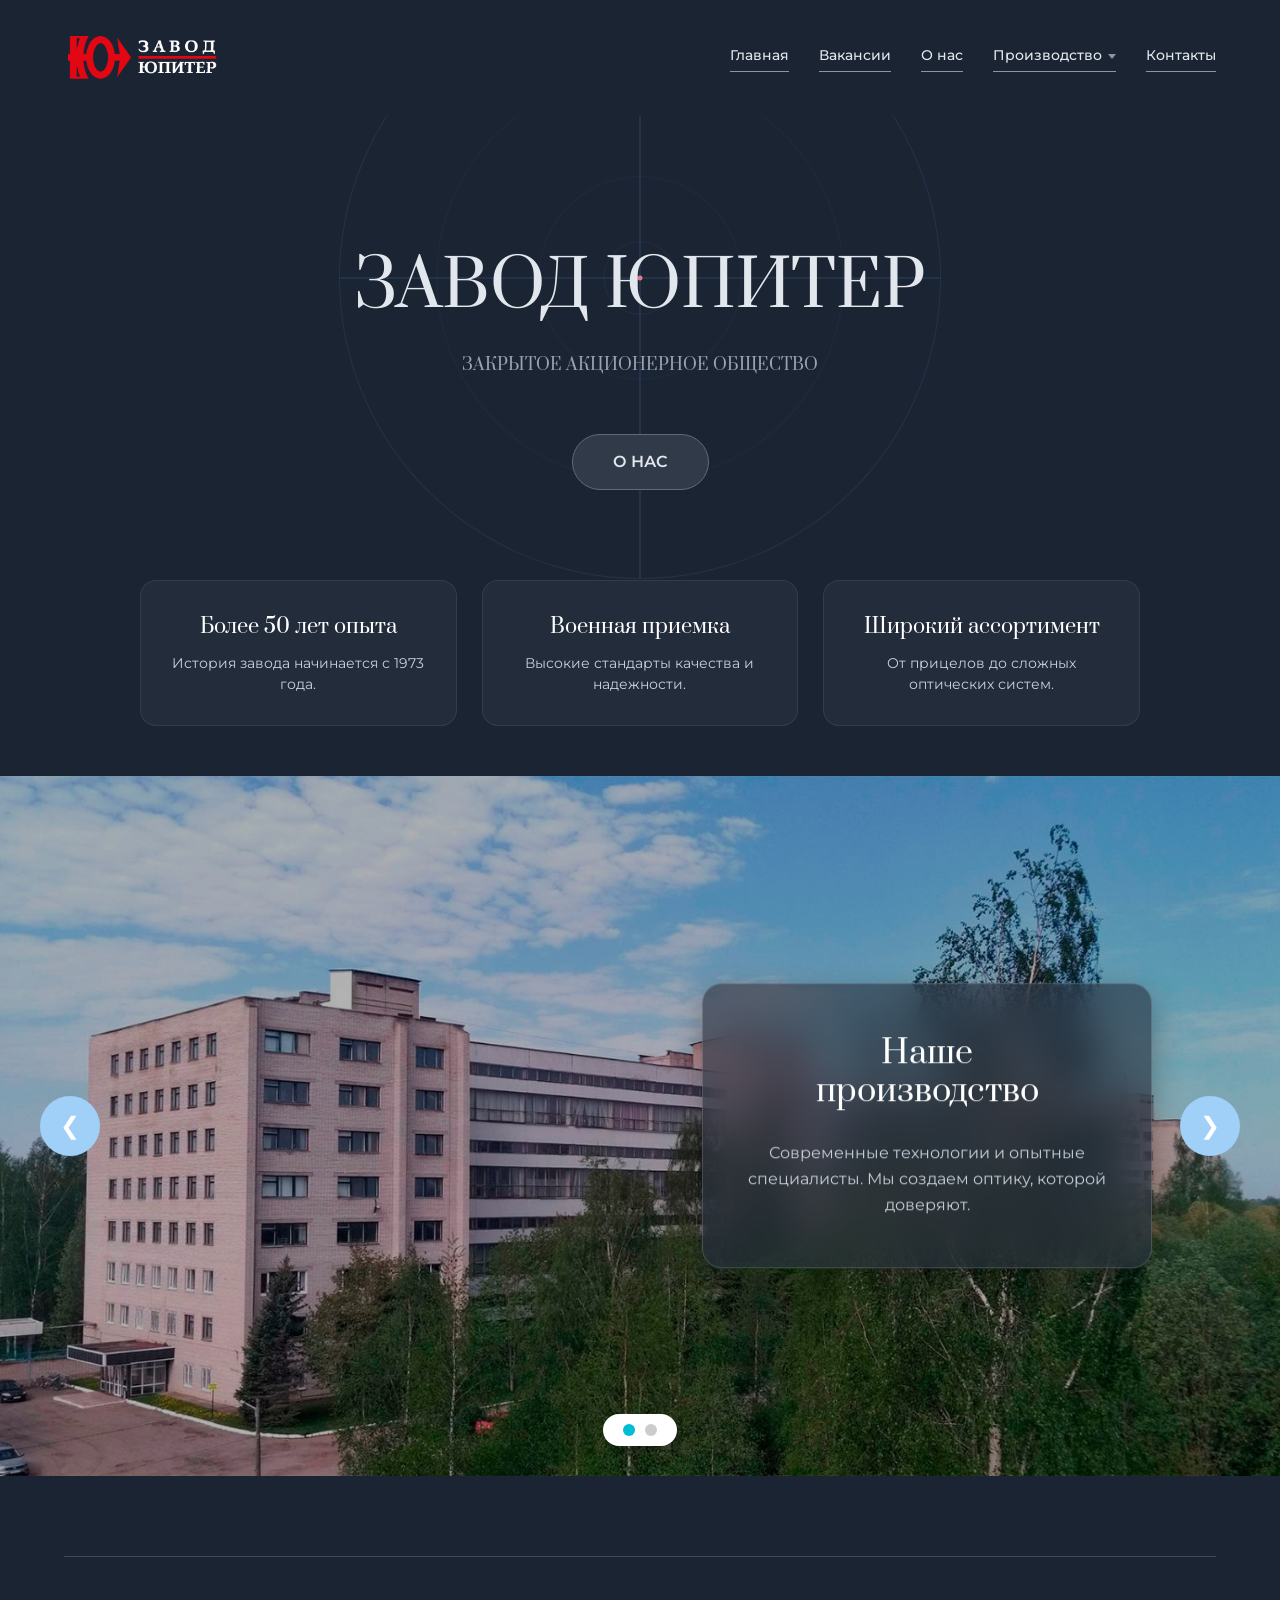
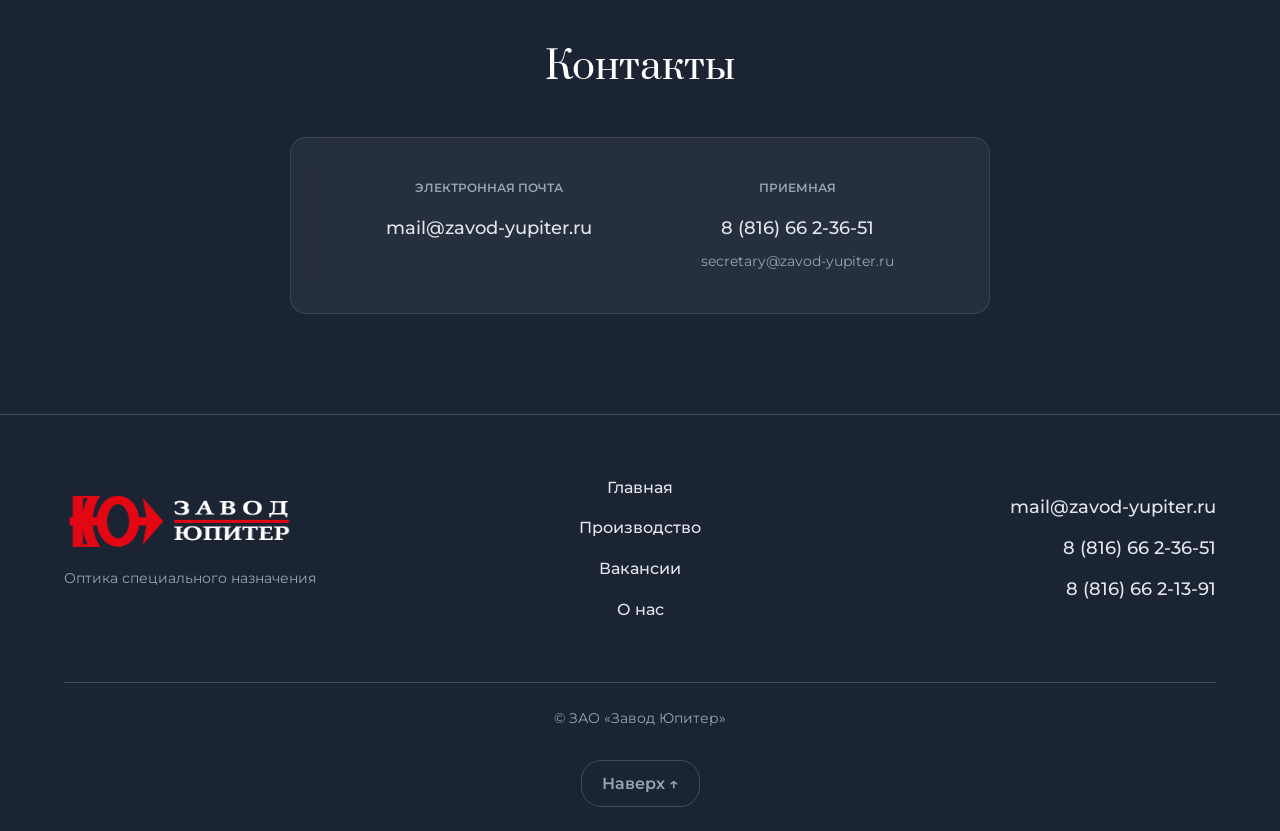
<file: index.html>
<!DOCTYPE html>
<html lang="ru">
<head>
    <meta charset="UTF-8">
    <link rel="stylesheet" href="./style.css"> <!-- Стили -->
    <meta name="viewport" content="width=device-width, initial-scale=1.0"> <!-- Адаптив -->
    <title>Завод Юпитер — оптика специального назначения</title>
    <link rel="icon" href="./img/favikon.png" type="image/png"> <!-- Иконка вкладки -->
    <link href="https://fonts.googleapis.com/css2?family=Montserrat:wght@400;500;600&family=Prata&display=swap" rel="stylesheet">
    

</head>
<body id="top">
    <!-- Холст для синих частиц на фоне -->
    <canvas id="particleCanvas"></canvas>
    
    <div class="site-wrapper">
        <!-- ШАПКА -->
        <div class="shapka">
            <a class="logo-ssylka" href="index.html"><img src="./img/logo1.png" alt="Логотип Завод Юпитер"></a>
            <div class="menu">
                <a href="index.html">Главная</a>
                <a href="pages/careers.html">Вакансии</a>
                <a href="pages/about.html">О нас</a>
                
                <!-- ВЫПАДАЮЩЕЕ МЕНЮ -->
                <div class="dropdown">
                    <a href="#" class="dropbtn" id="dropbtn">Производство</a>
                    <div class="dropdown-content" id="dropdownContent">
                        <div class="dropdown-col">
                            <p class="drop-title">Оптические приборы</p>
                            <a href="pages/optics.html">Монокуляры</a>
                            <a href="pages/optics.html">Бинокли</a>
                            <a href="pages/optics.html">Зрительные трубки</a>
                        </div>
                        <div class="dropdown-col">
                            <p class="drop-title">Прицелы и дальномеры</p>
                            <a href="pages/sights.html">Коллиматорные прицелы</a>
                            <a href="pages/sights.html">Лазерные дальномеры</a>
                            <a href="pages/sights.html">Крепления</a>
                        </div>
                        <div class="dropdown-col">
                            <p class="drop-title">Ночная оптика</p>
                            <a href="pages/nightvision.html">Приборы ночного видения</a>
                            <a href="pages/nightvision.html">Тепловизоры</a>
                        </div>
                        <div class="dropdown-col">
                            <p class="drop-title">Все категории</p>
                            <a href="pages/products.html">Перейти в производство →</a>
                        </div>
                    </div>
                </div>
                <a href="index.html#kontakty">Контакты</a>
            </div>
        </div>

        <!-- ГЛАВНЫЙ ЭКРАН -->
        <div class="pervyy-ekran">
            <p class="glavnyy-zagolovok">ЗАВОД ЮПИТЕР</p>
            <p class="podzagolovok">Закрытое акционерное общество</p>
            <a class="knopka" href="pages/about.html">О нас</a>
        </div>

        <!-- 3 КАРТОЧКИ ПРЕИМУЩЕСТВ -->
        <div class="top-scroll-block">
            <div class="scroll-item">
                <p class="scroll-title">Более 50 лет опыта</p>
                <p class="scroll-text">История завода начинается с 1973 года.</p>
            </div>
            <div class="scroll-item">
                <p class="scroll-title">Военная приемка</p>
                <p class="scroll-text">Высокие стандарты качества и надежности.</p>
            </div>
            <div class="scroll-item">
                <p class="scroll-title">Широкий ассортимент</p>
                <p class="scroll-text">От прицелов до сложных оптических систем.</p>
            </div>
        </div>

        <!-- СЛАЙДЕР -->
        <div class="slider-block" id="produkciya">
            <!-- Слайд 1: Завод -->
            <div class="slide active">
                <div class="foto-fon"><img src="./img/foto3.jpg" alt="Завод"></div>
                <div class="steklo-kartochka">
                    <p class="zagolovok-kartochki">Наше<br>производство</p>
                    <p style="margin-top: 20px; font-size: 16px; line-height: 1.6; color: #c8d1db; text-align: center; margin-bottom: 0;">Современные технологии и опытные специалисты. Мы создаем оптику, которой доверяют.</p>
                </div>
            </div>

            <!-- Слайд 2: Объектив -->
            <div class="slide">
                <div class="foto-fon"><img src="./img/foto2.png" alt="Объектив"></div>
                <div class="steklo-kartochka">
                    <p class="zagolovok-kartochki">Оптика<br>специального<br>назначения</p>
                    <a href="pages/products.html" class="slider-nav-link">Оптические приборы</a>
                    <a href="pages/products.html" class="slider-nav-link">Прицельные комплексы</a>
                    <a href="pages/products.html" class="slider-nav-link">Специальные решения</a>
                </div>
            </div>

            <button class="arrow prev" onclick="prevSlide()">&#10094;</button>
            <button class="arrow next" onclick="nextSlide()">&#10095;</button>

            <div class="dots">
                <span class="dot active" onclick="goToSlide(0)"></span>
                <span class="dot" onclick="goToSlide(1)"></span>
            </div>
        </div>

        <!-- КОНТАКТЫ -->
        <div class="kontakty" id="kontakty">
            <p class="zagolovok-sekcii">Контакты</p>
            <div class="steklo-blok">
                <div class="kontakt-kol">
                    <p class="nadzagolovok">Электронная почта</p>
                    <a class="ssylka" href="mailto:mail@zavod-yupiter.ru">mail@zavod-yupiter.ru</a>
                </div>
                <div class="kontakt-kol">
                    <p class="nadzagolovok">Приемная</p>
                    <a class="ssylka" href="tel:+781666623651">8 (816) 66 2-36-51</a>
                    <a class="ssylka-serebro" href="mailto:secretary@zavod-yupiter.ru">secretary@zavod-yupiter.ru</a>
                </div>
            </div>
        </div>

        <!-- ПОДВАЛ -->
        <div class="podval">
            <div class="podval-obolochka">
                <div class="podval-levo">
                    <img src="./img/logo1.png" alt="Завод Юпитер" class="podval-logo">
                    <p class="podval-tekst">Оптика специального назначения</p>
                </div>
                <div class="podval-menu">
                    <a href="index.html">Главная</a>
                    <a href="pages/products.html">Производство</a>
                    <a href="pages/careers.html">Вакансии</a>
                    <a href="pages/about.html">О нас</a>
                </div>
                <div class="podval-pravo">
                    <a class="podval-ssylka" href="mailto:mail@zavod-yupiter.ru">mail@zavod-yupiter.ru</a>
                    <a class="podval-ssylka" href="tel:+781666623651">8 (816) 66 2-36-51</a>
                    <a class="podval-ssylka" href="tel:+781666621391">8 (816) 66 2-13-91</a>
                </div>
            </div>
            <div class="podval-niz">
                <p>© ЗАО «Завод Юпитер»</p>
                <a href="#top" class="btn-up">Наверх ↑</a>
            </div>
        </div>
    </div>
    
    <script src="scripts/main.js"> 
    </script>

</body>
</html>
</file>
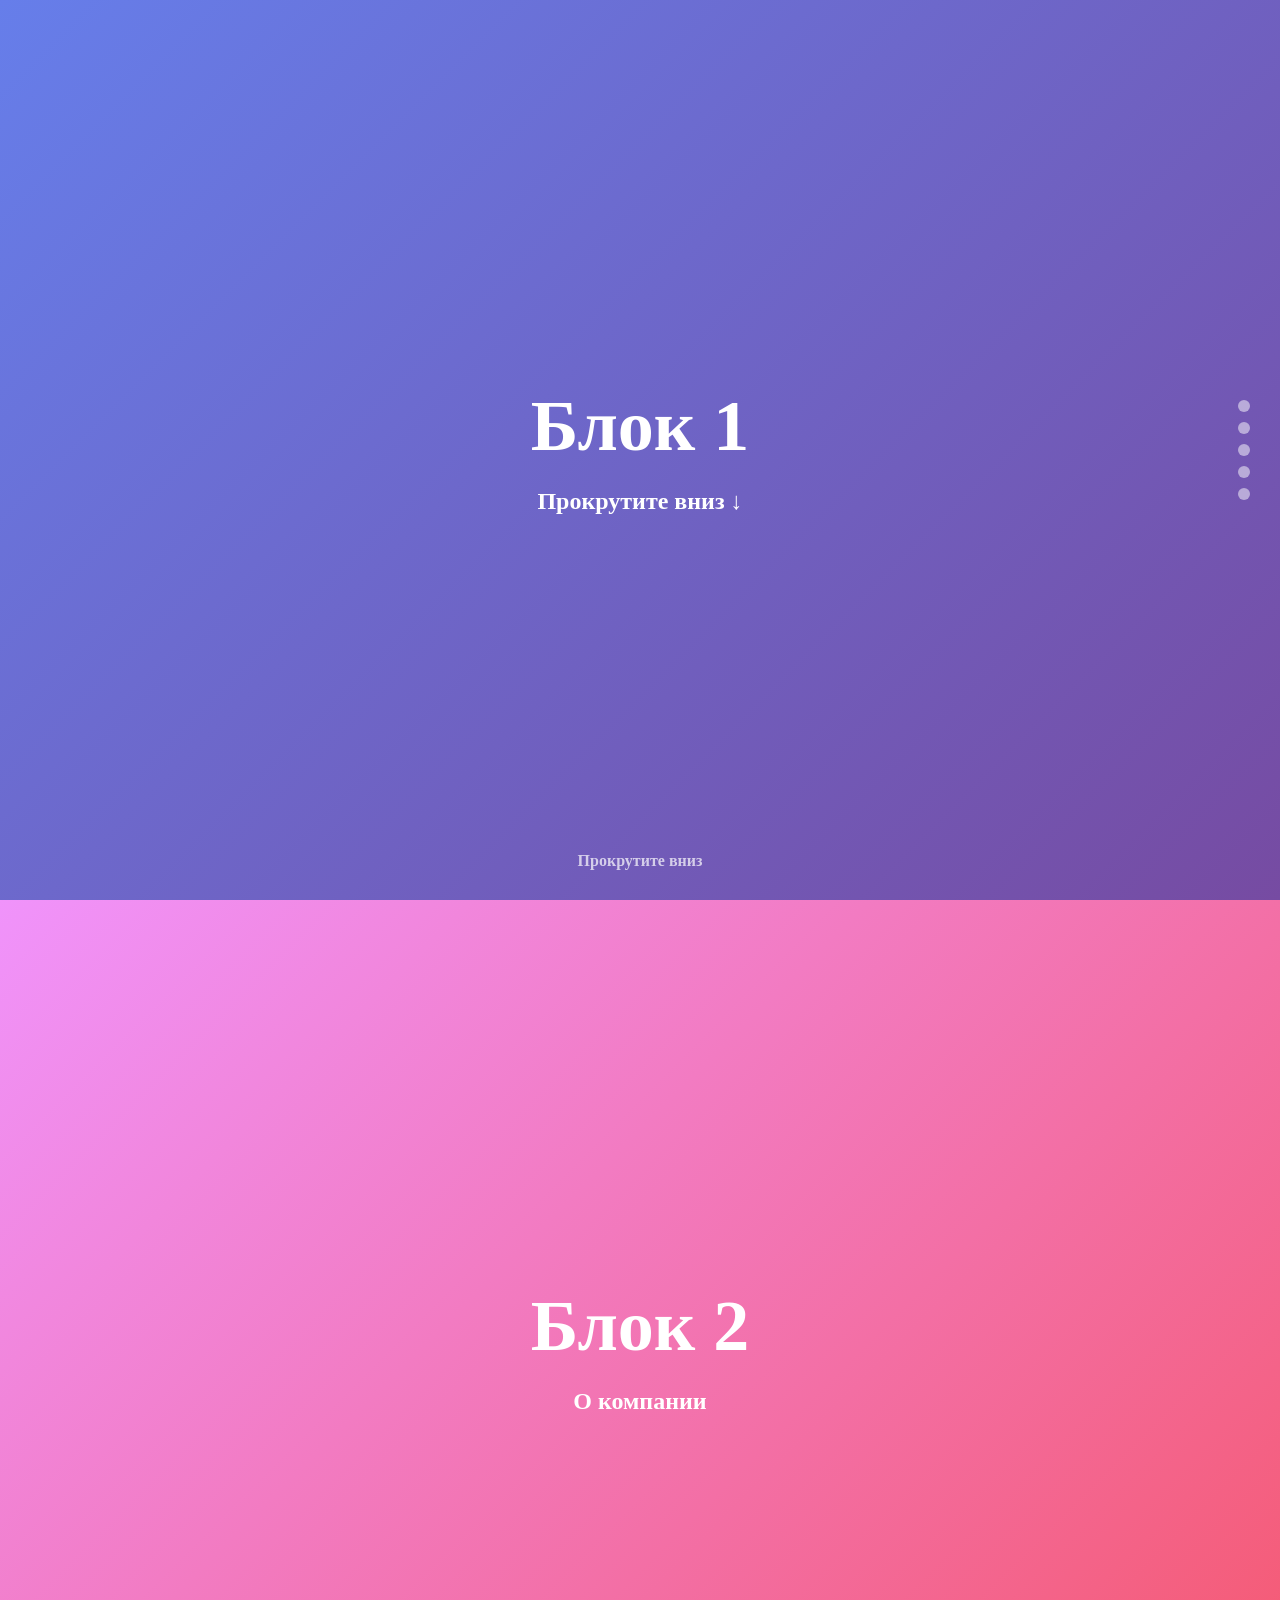
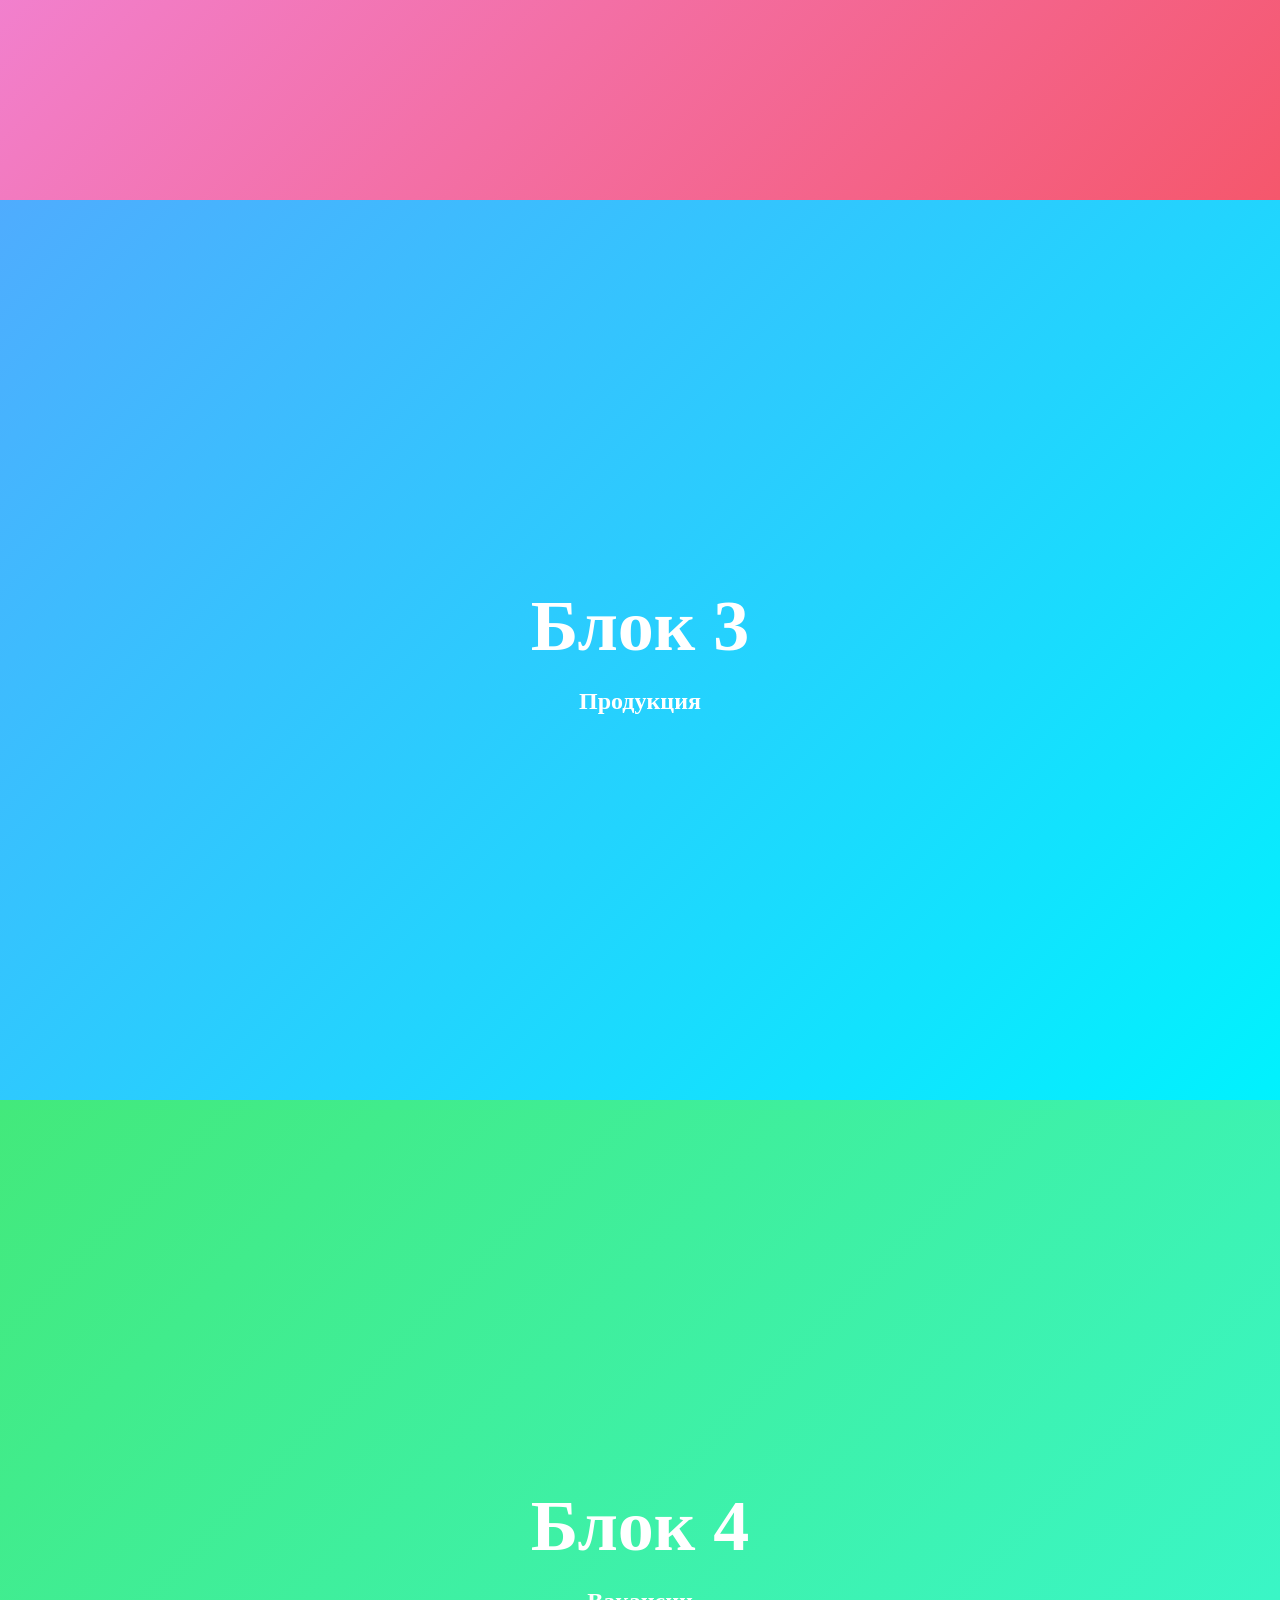
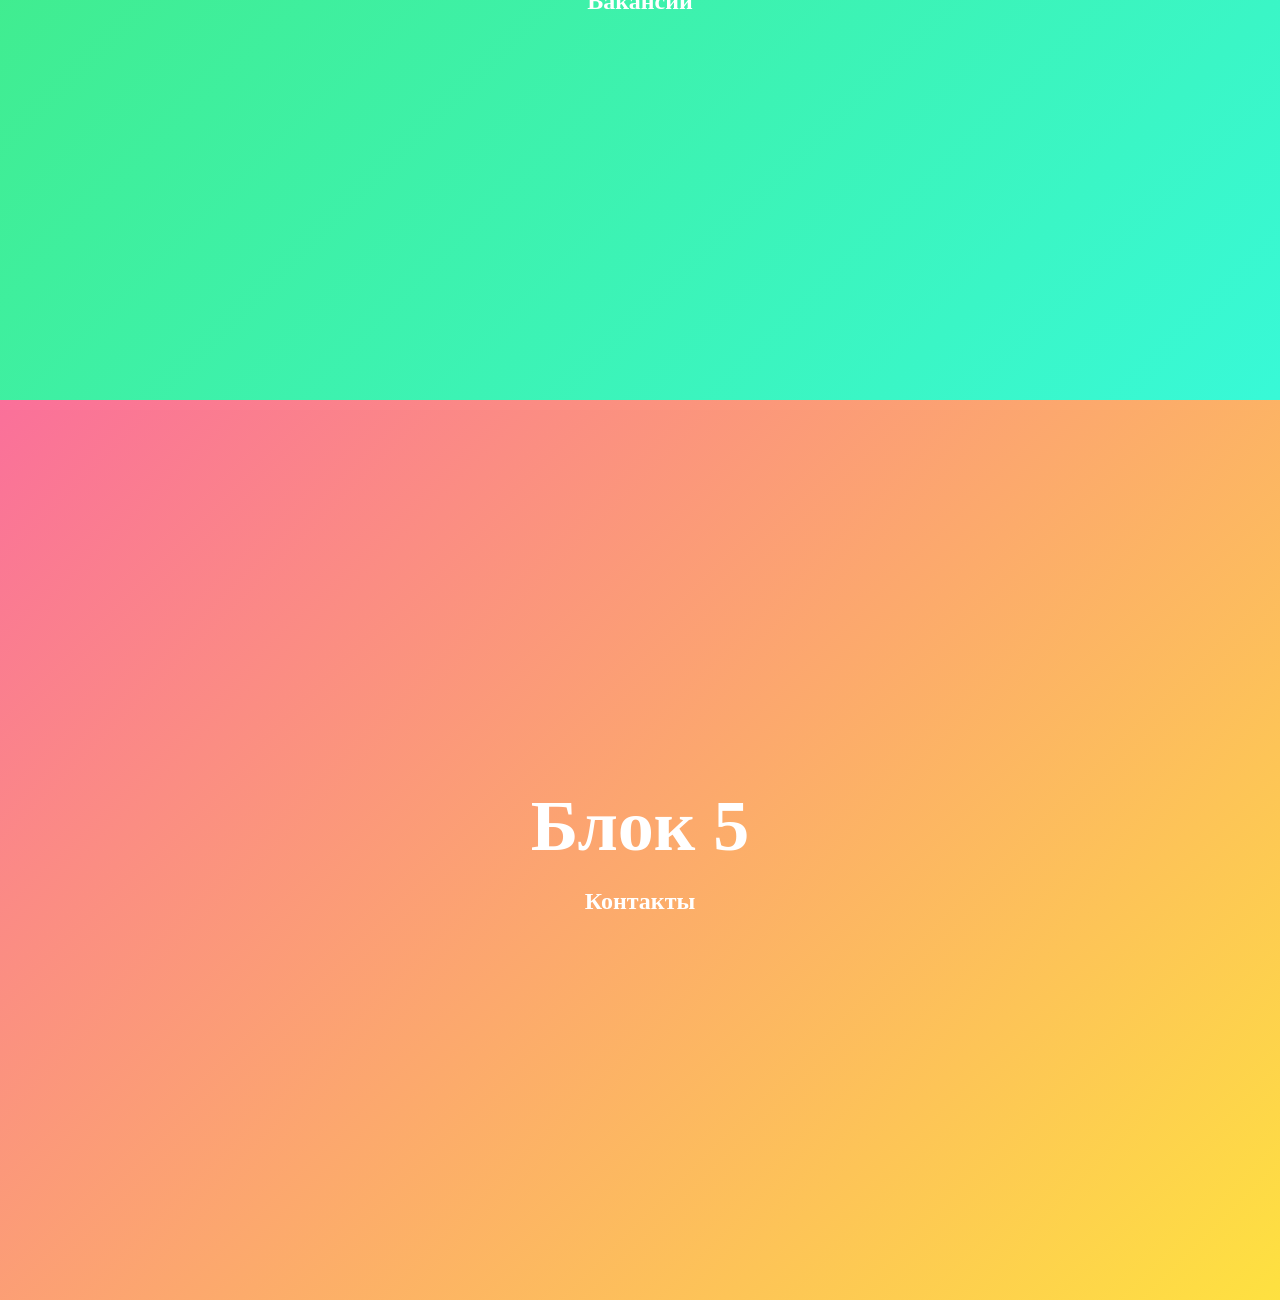
<file: section_block.html>
<!DOCTYPE html>
<html lang="ru">
<head>
    <meta charset="UTF-8">
    <meta name="viewport" content="width=device-width, initial-scale=1.0">
    <title>Прокрутка блоками (Fullpage Scroll)</title>
    
    <style>
        /* Сброс отступов */
        * {
            margin: 0;
            padding: 0;
            box-sizing: border-box;
        }

        /* ГЛАВНОЕ: Включаем snap-прокрутку для всего документа */
        html {
            scroll-snap-type: y mandatory; /* Вертикальная привязка, обязательная */
            overflow-y: scroll;
            scroll-behavior: smooth; /* Плавная прокрутка */
        }

        /* Каждый блок занимает весь экран */
        section {
            height: 100vh; /* 100% высоты экрана */
            scroll-snap-align: start; /* Привязка к началу блока */
            display: flex;
            justify-content: center;
            align-items: center;
            font-size: 3rem;
            font-weight: bold;
            color: white;
            text-align: center;
        }

        /* Цвета для разных блоков */
        .block-1 {
            background: linear-gradient(135deg, #667eea 0%, #764ba2 100%);
        }

        .block-2 {
            background: linear-gradient(135deg, #f093fb 0%, #f5576c 100%);
        }

        .block-3 {
            background: linear-gradient(135deg, #4facfe 0%, #00f2fe 100%);
        }

        .block-4 {
            background: linear-gradient(135deg, #43e97b 0%, #38f9d7 100%);
        }

        .block-5 {
            background: linear-gradient(135deg, #fa709a 0%, #fee140 100%);
        }

        /* Навигация сбоку (опционально) */
        .nav-dots {
            position: fixed;
            right: 30px;
            top: 50%;
            transform: translateY(-50%);
            z-index: 1000;
        }

        .nav-dot {
            width: 12px;
            height: 12px;
            border-radius: 50%;
            background: rgba(255, 255, 255, 0.5);
            margin: 10px 0;
            cursor: pointer;
            transition: all 0.3s;
        }

        .nav-dot:hover {
            background: white;
            transform: scale(1.3);
        }

        /* Подсказка для первого блока */
        .scroll-hint {
            position: absolute;
            bottom: 30px;
            left: 50%;
            transform: translateX(-50%);
            color: white;
            font-size: 1rem;
            opacity: 0.7;
            animation: bounce 2s infinite;
        }

        @keyframes bounce {
            0%, 20%, 50%, 80%, 100% {
                transform: translateX(-50%) translateY(0);
            }
            40% {
                transform: translateX(-50%) translateY(-10px);
            }
            60% {
                transform: translateX(-50%) translateY(-5px);
            }
        }
    </style>
</head>
<body>

    <!-- Навигация точками (опционально) -->
    <div class="nav-dots">
        <div class="nav-dot" onclick="scrollToSection(0)"></div>
        <div class="nav-dot" onclick="scrollToSection(1)"></div>
        <div class="nav-dot" onclick="scrollToSection(2)"></div>
        <div class="nav-dot" onclick="scrollToSection(3)"></div>
        <div class="nav-dot" onclick="scrollToSection(4)"></div>
    </div>

    <!-- Блок 1 -->
    <section class="block-1">
        <div>
            <h1>Блок 1</h1>
            <p style="font-size: 1.5rem; margin-top: 20px;">Прокрутите вниз ↓</p>
            <div class="scroll-hint">Прокрутите вниз</div>
        </div>
    </section>

    <!-- Блок 2 -->
    <section class="block-2">
        <div>
            <h1>Блок 2</h1>
            <p style="font-size: 1.5rem; margin-top: 20px;">О компании</p>
        </div>
    </section>

    <!-- Блок 3 -->
    <section class="block-3">
        <div>
            <h1>Блок 3</h1>
            <p style="font-size: 1.5rem; margin-top: 20px;">Продукция</p>
        </div>
    </section>

    <!-- Блок 4 -->
    <section class="block-4">
        <div>
            <h1>Блок 4</h1>
            <p style="font-size: 1.5rem; margin-top: 20px;">Вакансии</p>
        </div>
    </section>

    <!-- Блок 5 -->
    <section class="block-5">
        <div>
            <h1>Блок 5</h1>
            <p style="font-size: 1.5rem; margin-top: 20px;">Контакты</p>
        </div>
    </section>

    <script src="scripts/section_block.js"></script>

</body>
</html>
</file>
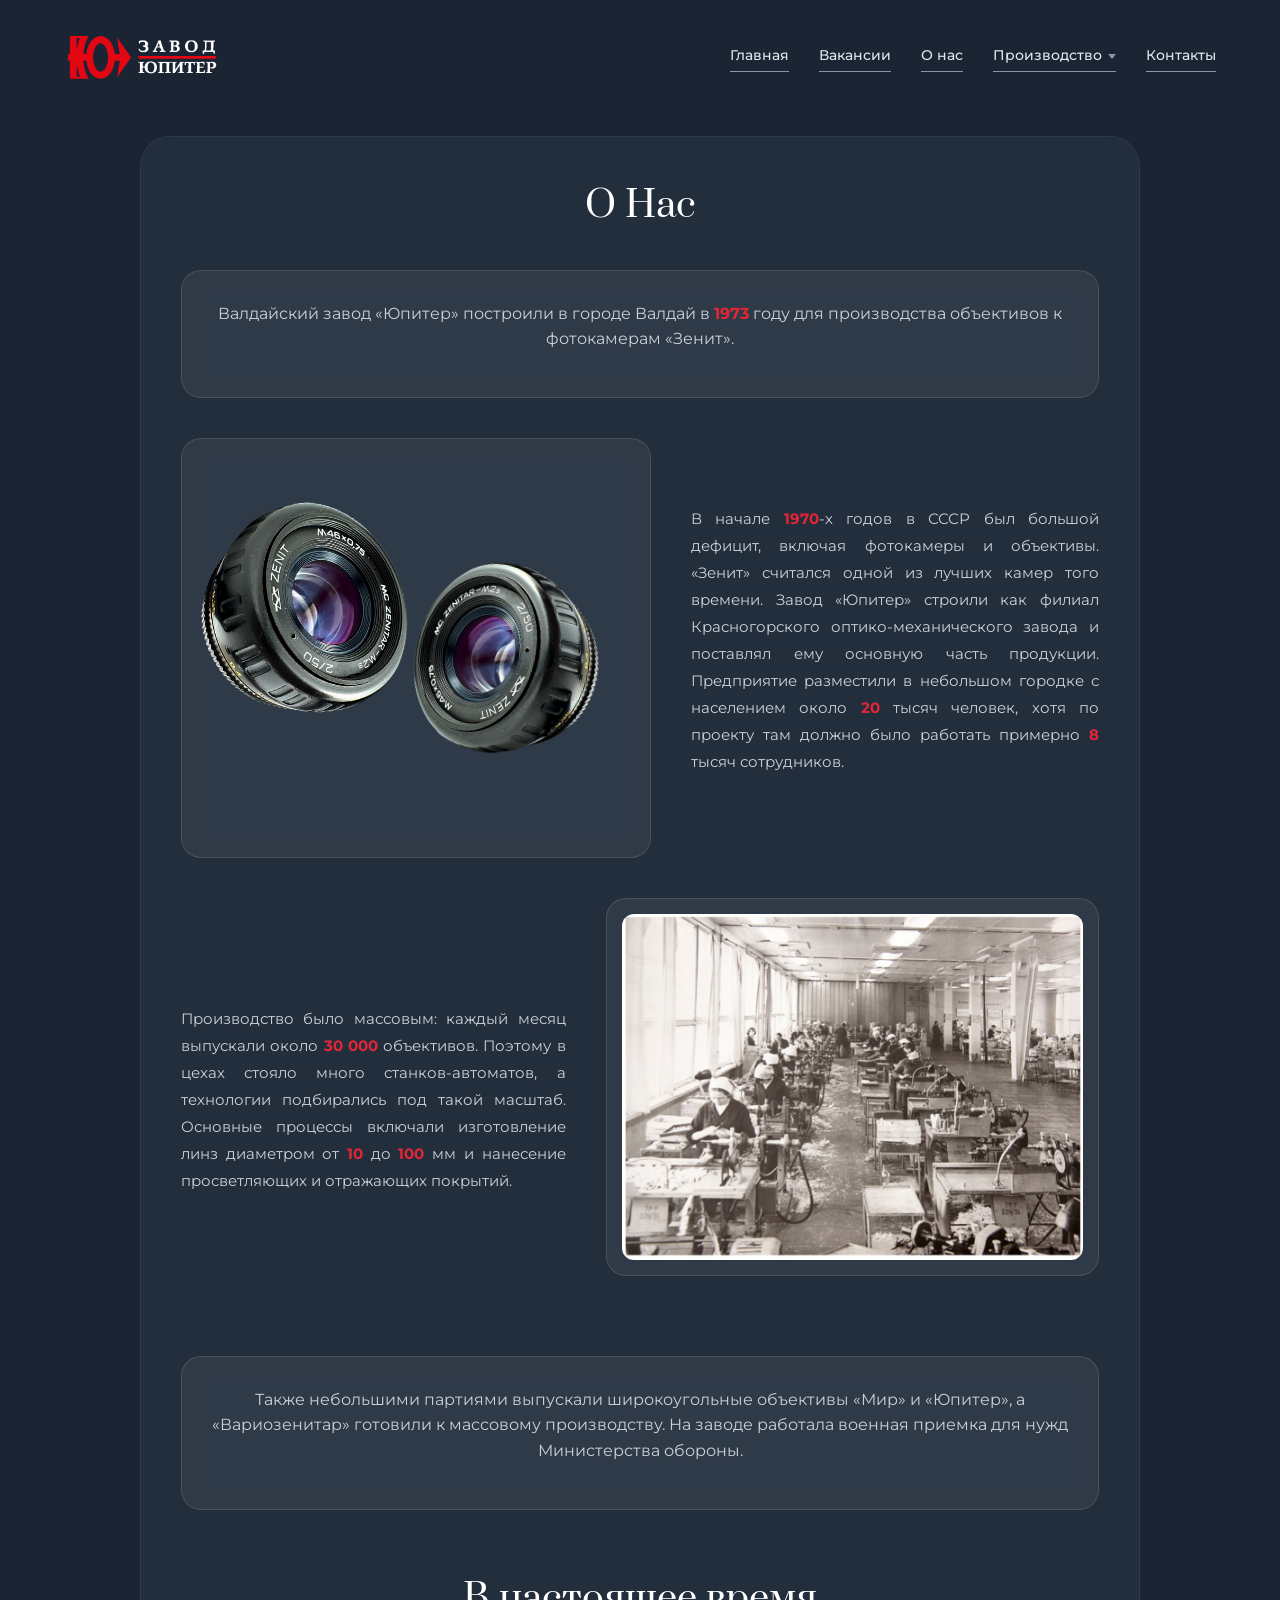
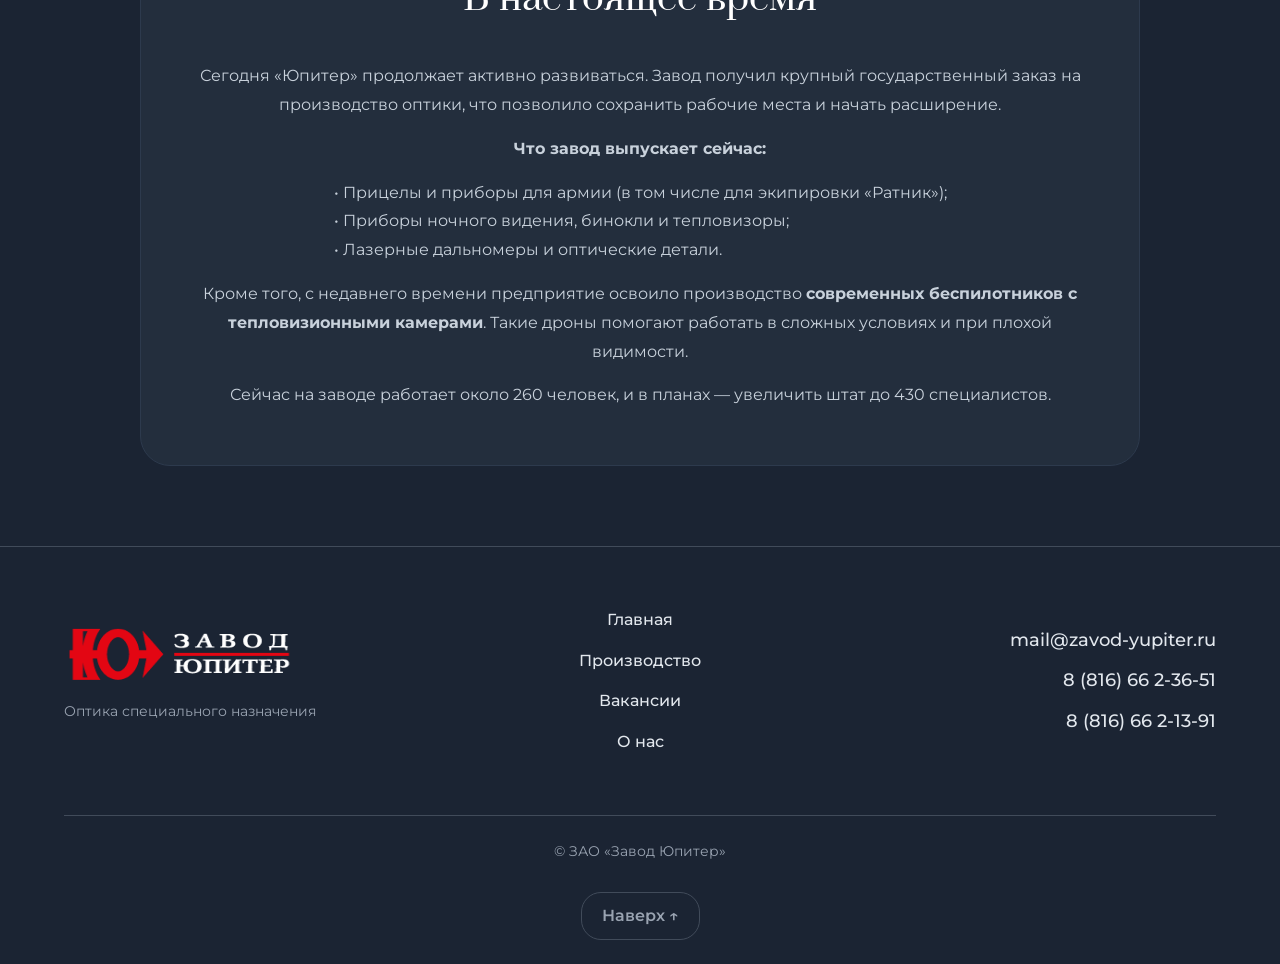
<file: pages/about.html>
<!DOCTYPE html>
<html lang="ru">
<head>
    <meta charset="UTF-8">
    <link rel="stylesheet" href="../style.css">
    <meta name="viewport" content="width=device-width, initial-scale=1.0">
    <title>О предприятии — Завод Юпитер</title>
    <link rel="icon" href="../img/favikon.png" type="image/png">
    <link href="https://fonts.googleapis.com/css2?family=Montserrat:wght@400;500;600&family=Prata&display=swap" rel="stylesheet">
</head>
<body id="top">
    
    <canvas id="particleCanvas"></canvas>
    <div class="site-wrapper">
        
        <!-- ШАПКА (такая же как на всех страницах) -->
        <div class="shapka">
            <a class="logo-ssylka" href="../index.html"><img src="../img/logo1.png" alt="Логотип"></a>
            <div class="menu">
                <a href="../index.html">Главная</a>
                <a href="careers.html">Вакансии</a>
                <a href="about.html">О нас</a>
                <div class="dropdown">
                    <a href="#" class="dropbtn" id="dropbtn">Производство</a>
                    <div class="dropdown-content" id="dropdownContent">
                        <div class="dropdown-col">
                            <p class="drop-title">Оптические приборы</p>
                            <a href="optics.html">Монокуляры</a>
                            <a href="optics.html">Бинокли</a>
                            <a href="optics.html">Зрительные трубки</a>
                        </div>
                        <div class="dropdown-col">
                            <p class="drop-title">Прицелы и дальномеры</p>
                            <a href="sights.html">Коллиматорные прицелы</a>
                            <a href="sights.html">Лазерные дальномеры</a>
                            <a href="sights.html">Крепления</a>
                        </div>
                        <div class="dropdown-col">
                            <p class="drop-title">Ночная оптика</p>
                            <a href="nightvision.html">Приборы ночного видения</a>
                            <a href="nightvision.html">Тепловизоры</a>
                        </div>
                        <div class="dropdown-col">
                            <p class="drop-title">Все категории</p>
                            <a href="products.html">Перейти в производство →</a>
                        </div>
                    </div>
                </div>
                <a href="../index.html#kontakty">Контакты</a>
            </div>
        </div>

        <!-- КОНТЕНТ СТРАНИЦЫ О НАС -->
        <div class="about-wrapper">
            <p class="section-title">О Нас</p>

            <!-- Вводный текст -->
            <div class="glass-box center-text">
                <p>Валдайский завод «Юпитер» построили в городе Валдай в <span class="red">1973</span> году для производства объективов к фотокамерам «Зенит».</p>
            </div>

            <!-- Блок с двумя объективами и текстом -->
            <div class="row">
                <div class="glass-box col-photo">
                    <img src="../img/obektiv.png" alt="Объектив" class="obj-left">
                    <img src="../img/obektiv2.png" alt="Объектив" class="obj-right">
                </div>
                <div class="col-text">
                    <p>В начале <span class="red">1970</span>-х годов в СССР был большой дефицит, включая фотокамеры и объективы. «Зенит» считался одной из лучших камер того времени. Завод «Юпитер» строили как филиал Красногорского оптико-механического завода и поставлял ему основную часть продукции. Предприятие разместили в небольшом городке с населением около <span class="red">20</span> тысяч человек, хотя по проекту там должно было работать примерно <span class="red">8</span> тысяч сотрудников.</p>
                </div>
            </div>

            <!-- Блок с текстом и фото цеха -->
            <div class="row">
                <div class="col-text">
                    <p>Производство было массовым: каждый месяц выпускали около <span class="red">30 000</span> объективов. Поэтому в цехах стояло много станков-автоматов, а технологии подбирались под такой масштаб. Основные процессы включали изготовление линз диаметром от <span class="red">10</span> до <span class="red">100</span> мм и нанесение просветляющих и отражающих покрытий.</p>
                </div>
                <div class="glass-box people-box">
                    <img src="../img/people.png" alt="Цех завода">
                </div>
            </div>

            <!-- Текст про военную приемку -->
            <div class="glass-box center-text">
                <p>Также небольшими партиями выпускали широкоугольные объективы «Мир» и «Юпитер», а «Вариозенитар» готовили к массовому производству. На заводе работала военная приемка для нужд Министерства обороны.</p>
            </div>

            <!-- Заголовок и текст про настоящее время -->
            <p class="section-title" style="margin-top: 60px;">В настоящее время</p>

            <div class="center-text" style="line-height: 1.8;">
                <p>Сегодня «Юпитер» продолжает активно развиваться. Завод получил крупный государственный заказ на производство оптики, что позволило сохранить рабочие места и начать расширение.</p>
                
                <p><strong>Что завод выпускает сейчас:</strong></p>
                <p style="text-align: left; display: inline-block; margin: 0 auto 15px;">
                    • Прицелы и приборы для армии (в том числе для экипировки «Ратник»);<br>
                    • Приборы ночного видения, бинокли и тепловизоры;<br>
                    • Лазерные дальномеры и оптические детали.
                </p>
                
                <p>Кроме того, с недавнего времени предприятие освоило производство <strong>современных беспилотников с тепловизионными камерами</strong>. Такие дроны помогают работать в сложных условиях и при плохой видимости.</p>

                <p>Сейчас на заводе работает около 260 человек, и в планах — увеличить штат до 430 специалистов.</p>
            </div>
        </div>

        <!-- ПОДВАЛ -->
        <div class="podval">
            <div class="podval-obolochka">
                <div class="podval-levo">
                    <img src="../img/logo1.png" alt="Завод Юпитер" class="podval-logo">
                    <p class="podval-tekst">Оптика специального назначения</p>
                </div>
                <div class="podval-menu">
                    <a href="../index.html">Главная</a>
                    <a href="products.html">Производство</a>
                    <a href="careers.html">Вакансии</a>
                    <a href="about.html">О нас</a>
                </div>
                <div class="podval-pravo">
                    <a class="podval-ssylka" href="mailto:mail@zavod-yupiter.ru">mail@zavod-yupiter.ru</a>
                    <a class="podval-ssylka" href="tel:+781666623651">8 (816) 66 2-36-51</a>
                    <a class="podval-ssylka" href="tel:+781666621391">8 (816) 66 2-13-91</a>
                </div>
            </div>
            <div class="podval-niz">
                <p>© ЗАО «Завод Юпитер»</p>
                <a href="#top" class="btn-up">Наверх ↑</a>
            </div>
        </div>
    </div>

    <script src="../scripts/about.js"></script>
</body>
</html>
</file>
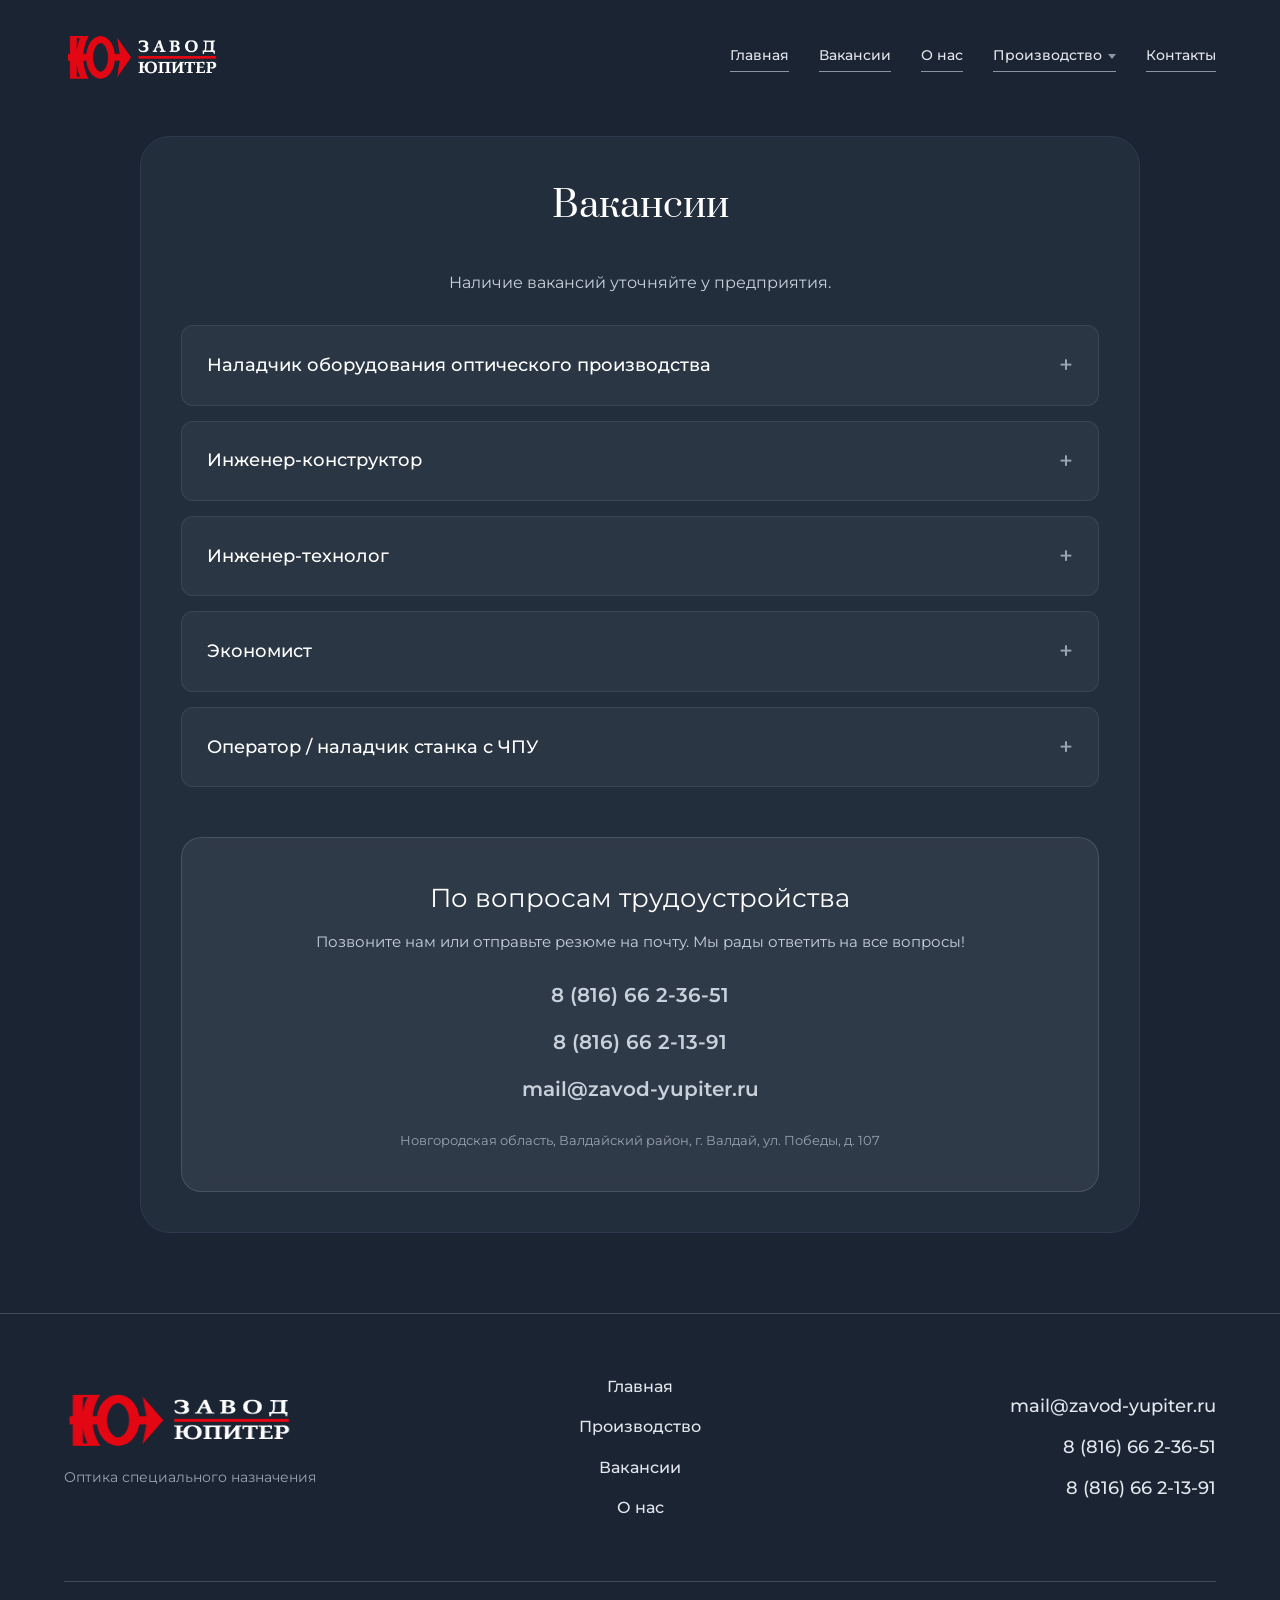
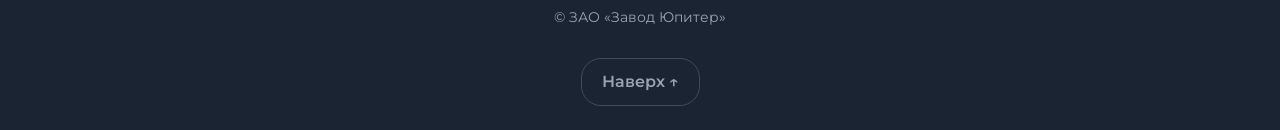
<file: pages/careers.html>
<!DOCTYPE html>
<html lang="ru">
<head>
    <meta charset="UTF-8">
    <link rel="stylesheet" href="../style.css">
    <meta name="viewport" content="width=device-width, initial-scale=1.0">
    <title>Вакансии — Завод Юпитер</title>
    <link rel="icon" href="../img/favikon.png" type="image/png">
    <link href="https://fonts.googleapis.com/css2?family=Montserrat:wght@400;500;600&family=Prata&display=swap" rel="stylesheet">
    <style>
        /* Дополнительный стиль для блока контактов на этой странице */
        .contact-card { display: flex; flex-direction: column; gap: 15px; align-items: center; margin-top: 20px; }
        .contact-card .ssylka { font-size: 20px; font-weight: 600; }
        .contact-card .ssylka:hover { color: #f17882; }
    </style>
</head>
<body id="top">
    
    <canvas id="particleCanvas"></canvas>
    <div class="site-wrapper">
        
        <!-- ШАПКА -->
        <div class="shapka">
            <a class="logo-ssylka" href="../index.html"><img src="../img/logo1.png" alt="Логотип"></a>
            <div class="menu">
                <a href="../index.html">Главная</a>
                <a href="careers.html">Вакансии</a>
                <a href="about.html">О нас</a>
                <div class="dropdown">
                    <a href="#" class="dropbtn" id="dropbtn">Производство</a>
                    <div class="dropdown-content" id="dropdownContent">
                        <div class="dropdown-col">
                            <p class="drop-title">Оптические приборы</p>
                            <a href="optics.html">Монокуляры</a>
                            <a href="optics.html">Бинокли</a>
                            <a href="optics.html">Зрительные трубки</a>
                        </div>
                        <div class="dropdown-col">
                            <p class="drop-title">Прицелы и дальномеры</p>
                            <a href="sights.html">Коллиматорные прицелы</a>
                            <a href="sights.html">Лазерные дальномеры</a>
                            <a href="sights.html">Крепления</a>
                        </div>
                        <div class="dropdown-col">
                            <p class="drop-title">Ночная оптика</p>
                            <a href="nightvision.html">Приборы ночного видения</a>
                            <a href="nightvision.html">Тепловизоры</a>
                        </div>
                        <div class="dropdown-col">
                            <p class="drop-title">Все категории</p>
                            <a href="products.html">Перейти в производство →</a>
                        </div>
                    </div>
                </div>
                <a href="../index.html#kontakty">Контакты</a>
            </div>
        </div>

        <!-- ОСНОВНОЙ КОНТЕНТ -->
        <div class="about-wrapper">
            <p class="section-title">Вакансии</p>
            <p class="center-text" style="margin-bottom: 30px;">Наличие вакансий уточняйте у предприятия.</p>

            <!-- СПИСОК ВАКАНСИЙ (АККОРДЕОН) -->
            <div class="vacancy-list">
                <details class="vacancy-item">
                    <summary class="vacancy-title">Наладчик оборудования оптического производства<span class="plus">+</span></summary>
                    <div class="vacancy-content">
                        <p><strong>Зарплата:</strong> от 50000 (60 000 руб.)</p>
                        <p><strong>Адрес:</strong> Новгородская область, Валдайский район, г Валдай, Победы улица, дом: 107</p>
                        <p><strong>Требования:</strong> Требования не предъявляются, Опыт: 1 лет</p>
                        <p><strong>Обязанности:</strong> Настройка и регулировка технологического оборудования. Сборка печей, чистка вакуумных насосов. Контроль износа деталей и их замена.</p>
                    </div>
                </details>

                <details class="vacancy-item">
                    <summary class="vacancy-title">Инженер-конструктор<span class="plus">+</span></summary>
                    <div class="vacancy-content">
                        <p><strong>Зарплата:</strong> от 50000 (60 000 руб.)</p>
                        <p><strong>Адрес:</strong> Новгородская область, Валдайский район, г Валдай, Победы улица, дом: 107</p>
                        <p><strong>Требования:</strong> Высшее образование — бакалавриат, Опыт: 5 лет</p>
                        <p><strong>Обязанности:</strong> Выполнение проектно-конструкторских работ. Создание эскизных и рабочих чертежей технологического оснащения.</p>
                    </div>
                </details>

                <details class="vacancy-item">
                    <summary class="vacancy-title">Инженер-технолог<span class="plus">+</span></summary>
                    <div class="vacancy-content">
                        <p><strong>Зарплата:</strong> от 50000 (60 000 руб.)</p>
                        <p><strong>Адрес:</strong> Новгородская область, Валдайский район, г Валдай, Победы улица, дом: 107</p>
                        <p><strong>Требования:</strong> Высшее образование — бакалавриат, Опыт: 1 лет</p>
                        <p><strong>Обязанности:</strong> Разработка и внедрение технологических процессов и видов оборудования.</p>
                    </div>
                </details>

                <details class="vacancy-item">
                    <summary class="vacancy-title">Экономист<span class="plus">+</span></summary>
                    <div class="vacancy-content">
                        <p><strong>Зарплата:</strong> от 50000 (60 000 руб.)</p>
                        <p><strong>Адрес:</strong> Новгородская область, Валдайский район, г Валдай, Победы улица, дом: 107</p>
                        <p><strong>Требования:</strong> Высшее образование — бакалавриат, Опыт: 1 лет</p>
                        <p><strong>Обязанности:</strong> Ведение оперативного учета и статистической отчетности по выпуску продукции.</p>
                    </div>
                </details>

                <details class="vacancy-item">
                    <summary class="vacancy-title">Оператор / наладчик станка с ЧПУ<span class="plus">+</span></summary>
                    <div class="vacancy-content">
                        <p><strong>Зарплата:</strong> от 50000 (60 000 руб.)</p>
                        <p><strong>Адрес:</strong> Новгородская область, Валдайский район, г Валдай, Победы улица, дом: 107</p>
                        <p><strong>Требования:</strong> Среднее профессиональное образование, Опыт: 1 лет</p>
                        <p><strong>Обязанности:</strong> Знание устройства и принципиальных схем станков с ЧПУ. Корректировка режимов резания.</p>
                    </div>
                </details>
            </div>

            <!-- БЛОК КОНТАКТОВ ДЛЯ СВЯЗИ -->
            <div class="glass-box center-text" style="margin-top: 50px; margin-bottom: 0; padding: 40px 30px;">
                <p class="title-small" style="font-size: 26px; margin-bottom: 10px; color: #fff;">По вопросам трудоустройства</p>
                <p style="font-size: 15px; color: #c8d1db; margin-bottom: 25px;">Позвоните нам или отправьте резюме на почту. Мы рады ответить на все вопросы!</p>
                
                <div class="contact-card">
                    <a href="tel:+781666623651" class="ssylka">8 (816) 66 2-36-51</a>
                    <a href="tel:+781666621391" class="ssylka">8 (816) 66 2-13-91</a>
                    <a href="mailto:mail@zavod-yupiter.ru" class="ssylka">mail@zavod-yupiter.ru</a>
                </div>
                
                <p style="font-size: 13px; color: #99a3b1; margin-top: 25px; margin-bottom: 0;">Новгородская область, Валдайский район, г. Валдай, ул. Победы, д. 107</p>
            </div>
        </div>

        <!-- ПОДВАЛ -->
        <div class="podval">
            <div class="podval-obolochka">
                <div class="podval-levo">
                    <img src="../img/logo1.png" alt="Завод Юпитер" class="podval-logo">
                    <p class="podval-tekst">Оптика специального назначения</p>
                </div>
                <div class="podval-menu">
                    <a href="../index.html">Главная</a>
                    <a href="products.html">Производство</a>
                    <a href="careers.html">Вакансии</a>
                    <a href="about.html">О нас</a>
                </div>
                <div class="podval-pravo">
                    <a class="podval-ssylka" href="mailto:mail@zavod-yupiter.ru">mail@zavod-yupiter.ru</a>
                    <a class="podval-ssylka" href="tel:+781666623651">8 (816) 66 2-36-51</a>
                    <a class="podval-ssylka" href="tel:+781666621391">8 (816) 66 2-13-91</a>
                </div>
            </div>
            <div class="podval-niz">
                <p>© ЗАО «Завод Юпитер»</p>
                <a href="#top" class="btn-up">Наверх ↑</a>
            </div>
        </div>
    </div>

    <script src="../scripts/careers.js"></script>
</body>
</html>
</file>
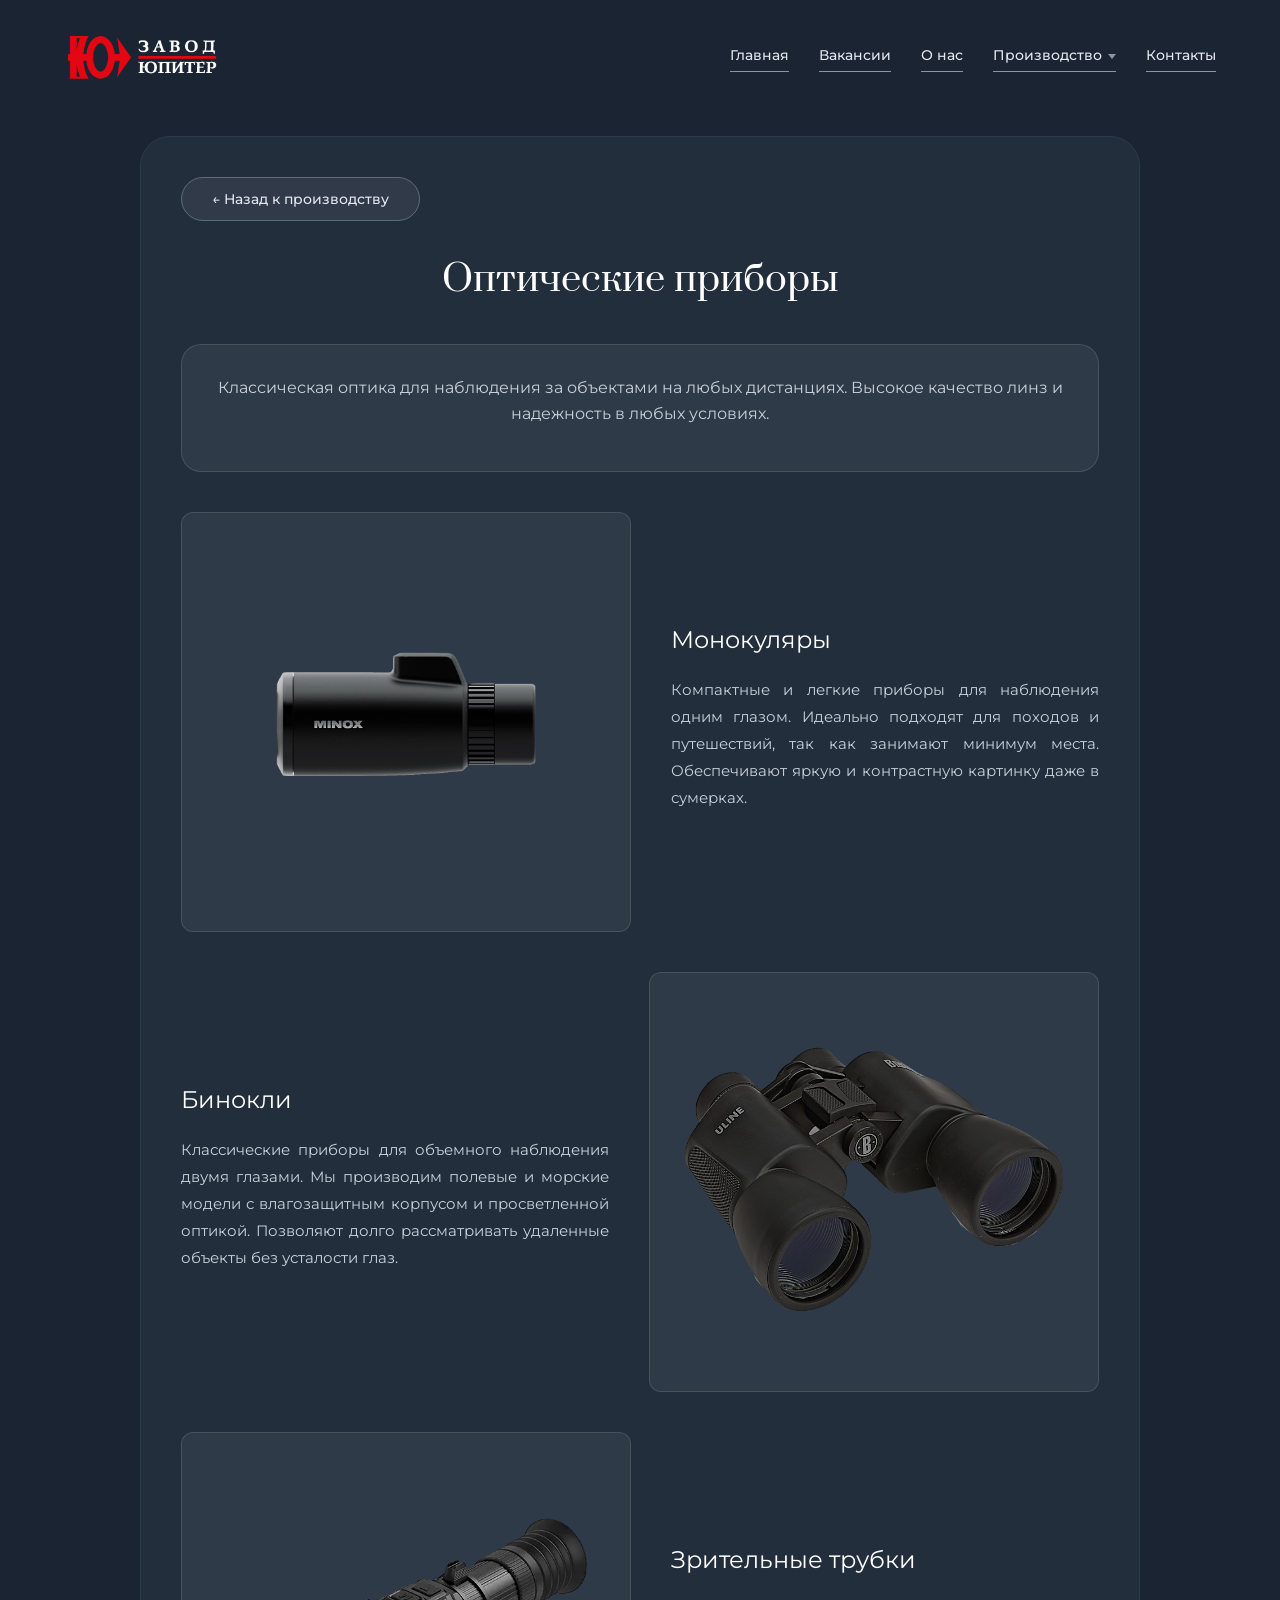
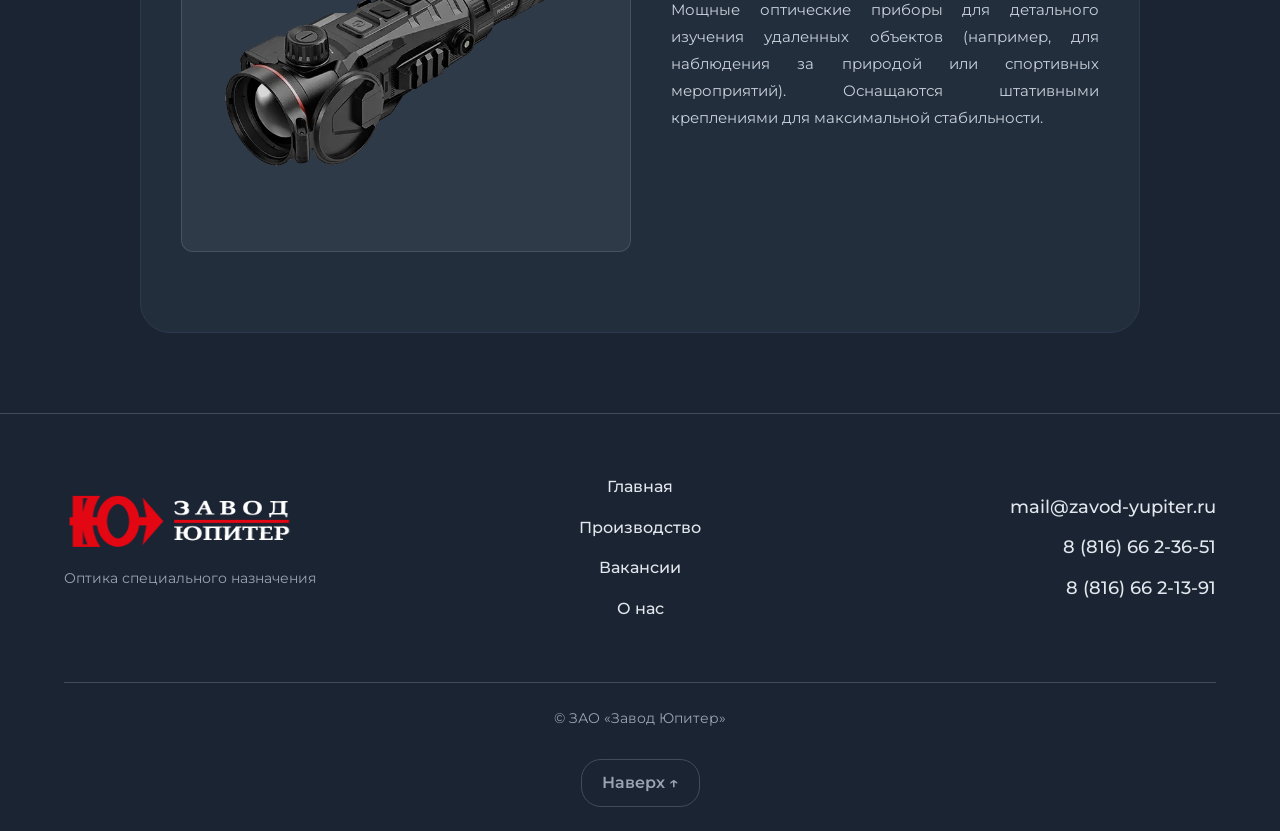
<file: pages/optics.html>
<!DOCTYPE html>
<html lang="ru">
<head>
    <meta charset="UTF-8">
    <link rel="stylesheet" href="../style.css">
    <meta name="viewport" content="width=device-width, initial-scale=1.0">
    <title>Оптические приборы — Завод Юпитер</title>
    <link rel="icon" href="../img/favikon.png" type="image/png">
    <link href="https://fonts.googleapis.com/css2?family=Montserrat:wght@400;500;600&family=Prata&display=swap" rel="stylesheet">
    <style>
        /* === Стили для ровных картинок === */
        .col-photo { display: flex; align-items: center; justify-content: center; width: 100%; overflow: hidden; border-radius: 12px; }
        .product-img { width: 100%; height: 350px; object-fit: cover; border-radius: 12px; display: block; margin: 0 auto; filter: brightness(0.85); }
        .img-distance { width: 95% !important; height: auto !important; max-height: 340px; object-fit: contain !important; padding: 5px; margin: 0 auto; }
        .img-dark { filter: brightness(0.6); } /* Затемнение для бинокля */
    </style>
</head>
<body id="top">
    

    <canvas id="particleCanvas"></canvas>
    <div class="site-wrapper">
        
        <!-- ШАПКА -->
        <div class="shapka">
            <a class="logo-ssylka" href="../index.html"><img src="../img/logo1.png" alt="Логотип"></a>
            <div class="menu">
                <a href="../index.html">Главная</a>
                <a href="careers.html">Вакансии</a>
                <a href="about.html">О нас</a>
                <div class="dropdown">
                    <a href="#" class="dropbtn" id="dropbtn">Производство</a>
                    <div class="dropdown-content" id="dropdownContent">
                        <div class="dropdown-col">
                            <p class="drop-title">Оптические приборы</p>
                            <a href="optics.html">Монокуляры</a>
                            <a href="optics.html">Бинокли</a>
                            <a href="optics.html">Зрительные трубки</a>
                        </div>
                        <div class="dropdown-col">
                            <p class="drop-title">Прицелы и дальномеры</p>
                            <a href="sights.html">Коллиматорные прицелы</a>
                            <a href="sights.html">Лазерные дальномеры</a>
                            <a href="sights.html">Крепления</a>
                        </div>
                        <div class="dropdown-col">
                            <p class="drop-title">Ночная оптика</p>
                            <a href="nightvision.html">Приборы ночного видения</a>
                            <a href="nightvision.html">Тепловизоры</a>
                        </div>
                        <div class="dropdown-col">
                            <p class="drop-title">Все категории</p>
                            <a href="products.html">Перейти в производство →</a>
                        </div>
                    </div>
                </div>
                <a href="../index.html#kontakty">Контакты</a>
            </div>
        </div>

        <!-- КОНТЕНТ -->
        <div class="about-wrapper">
            <a href="products.html" class="btn-back">← Назад к производству</a>
            <p class="section-title">Оптические приборы</p>

            <div class="glass-box center-text" style="margin-bottom: 40px;">
                <p>Классическая оптика для наблюдения за объектами на любых дистанциях. Высокое качество линз и надежность в любых условиях.</p>
            </div>

            <!-- Монокуляры (фото слева) -->
            <div class="row">
                <div class="glass-box col-photo" style="padding: 10px;">
                    <img src="../img/monokylar.png" alt="Монокуляр" class="product-img img-distance">
                </div>
                <div class="col-text">
                    <p class="title-small" style="font-size: 24px; margin-bottom: 15px; color: #fff;">Монокуляры</p>
                    <p>Компактные и легкие приборы для наблюдения одним глазом. Идеально подходят для походов и путешествий, так как занимают минимум места. Обеспечивают яркую и контрастную картинку даже в сумерках.</p>
                </div>
            </div>

            <!-- Бинокли (фото справа) -->
            <div class="row">
                <div class="col-text">
                    <p class="title-small" style="font-size: 24px; margin-bottom: 15px; color: #fff;">Бинокли</p>
                    <p>Классические приборы для объемного наблюдения двумя глазами. Мы производим полевые и морские модели с влагозащитным корпусом и просветленной оптикой. Позволяют долго рассматривать удаленные объекты без усталости глаз.</p>
                </div>
                <div class="glass-box col-photo" style="padding: 10px;">
                    <img src="../img/binokli.png" alt="Бинокль" class="product-img img-distance img-dark">
                </div>
            </div>

            <!-- Зрительные трубки (фото слева) -->
            <div class="row">
                <div class="glass-box col-photo" style="padding: 10px;">
                    <img src="../img/trybki.png" alt="Зрительная трубка" class="product-img img-distance">
                </div>
                <div class="col-text">
                    <p class="title-small" style="font-size: 24px; margin-bottom: 15px; color: #fff;">Зрительные трубки</p>
                    <p>Мощные оптические приборы для детального изучения удаленных объектов (например, для наблюдения за природой или спортивных мероприятий). Оснащаются штативными креплениями для максимальной стабильности.</p>
                </div>
            </div>
        </div>

        <!-- ПОДВАЛ -->
        <div class="podval">
            <div class="podval-obolochka">
                <div class="podval-levo"><img src="../img/logo1.png" alt="Завод Юпитер" class="podval-logo"><p class="podval-tekst">Оптика специального назначения</p></div>
                <div class="podval-menu"><a href="../index.html">Главная</a><a href="products.html">Производство</a><a href="careers.html">Вакансии</a><a href="about.html">О нас</a></div>
                <div class="podval-pravo"><a class="podval-ssylka" href="mailto:mail@zavod-yupiter.ru">mail@zavod-yupiter.ru</a><a class="podval-ssylka" href="tel:+781666623651">8 (816) 66 2-36-51</a><a class="podval-ssylka" href="tel:+781666621391">8 (816) 66 2-13-91</a></div>
            </div>
            <div class="podval-niz"><p>© ЗАО «Завод Юпитер»</p><a href="#top" class="btn-up">Наверх ↑</a></div>
        </div>
    </div>

    <script src="../scripts/optics.js"></script>
</body>
</html>
</file>
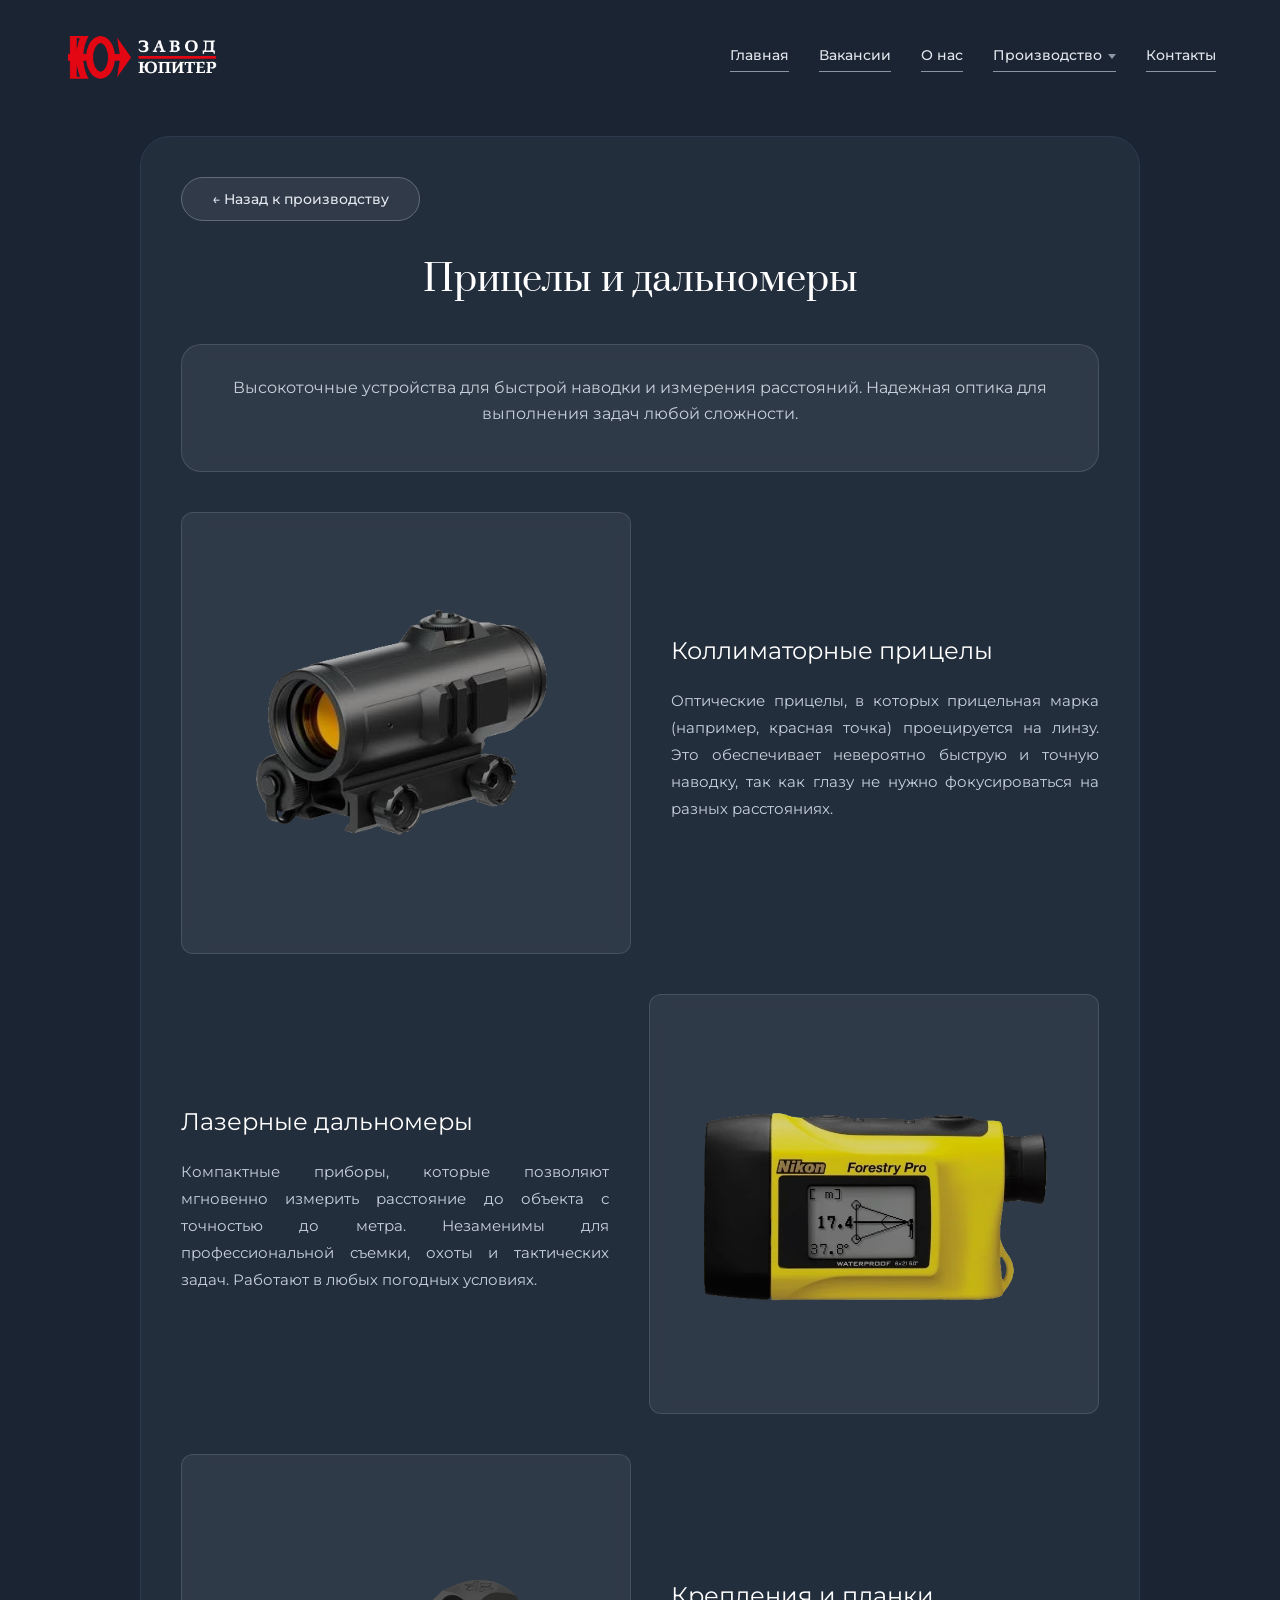
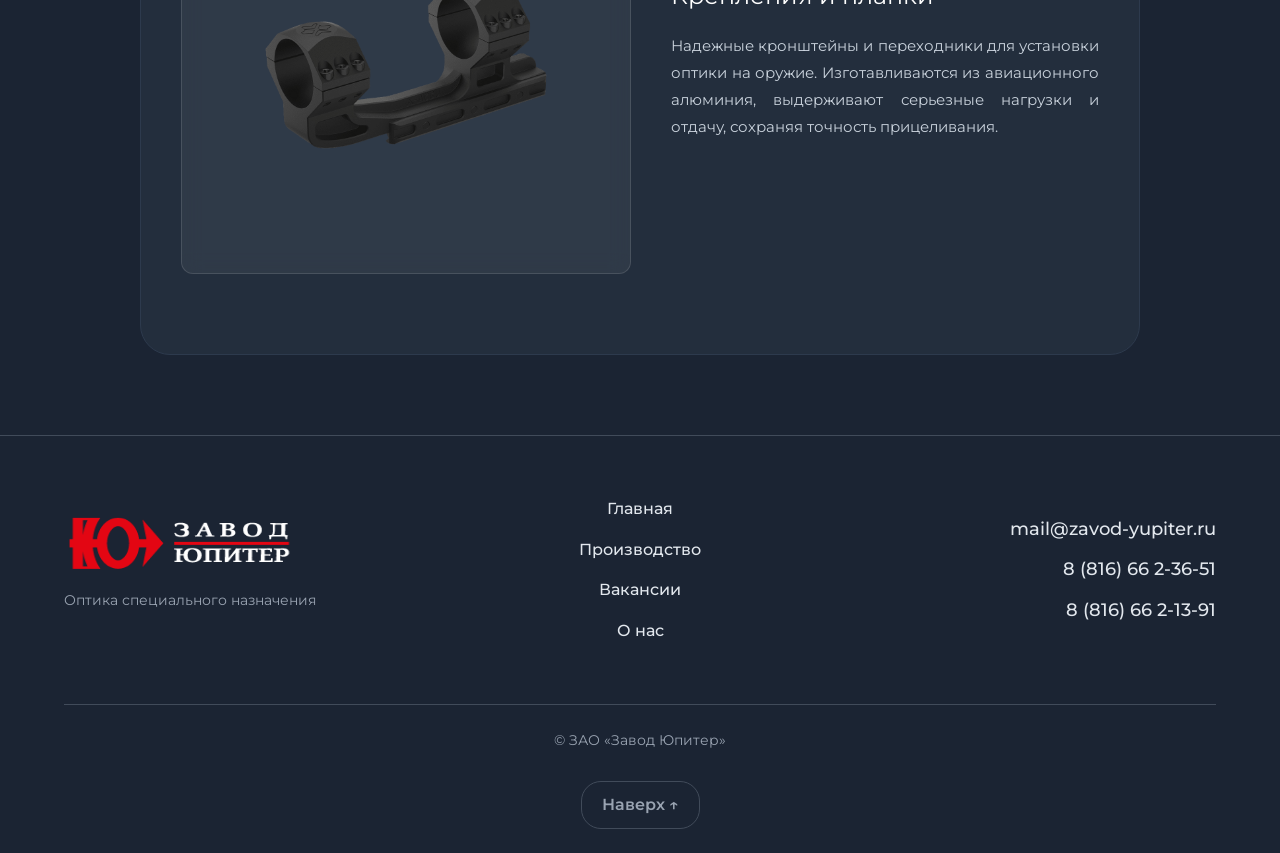
<file: pages/sights.html>
<!DOCTYPE html>
<html lang="ru">
<head>
    <meta charset="UTF-8">
    <link rel="stylesheet" href="../style.css">
    <meta name="viewport" content="width=device-width, initial-scale=1.0">
    <title>Прицелы и дальномеры — Завод Юпитер</title>
    <link rel="icon" href="../img/favikon.png" type="image/png">
    <link href="https://fonts.googleapis.com/css2?family=Montserrat:wght@400;500;600&family=Prata&display=swap" rel="stylesheet">
    <style>
        /* Стили для ровных картинок */
        .col-photo { display: flex; align-items: center; justify-content: center; width: 100%; overflow: hidden; border-radius: 12px; }
        .product-img { width: 100%; height: 350px; object-fit: cover; border-radius: 12px; display: block; margin: 0 auto; filter: brightness(0.85); }
        .img-distance { width: 95% !important; height: auto !important; max-height: 340px; object-fit: contain !important; padding: 5px; margin: 0 auto; }
        .img-dark { filter: brightness(0.6); } /* Затемнение для креплений */
        .img-lower { margin-top: 80px; } /* Опускаем фото прицела вниз */
    </style>
</head>
<body id="top">
    <canvas id="particleCanvas"></canvas>
    <div class="site-wrapper">
        
        <!-- ШАПКА -->
        <div class="shapka">
            <a class="logo-ssylka" href="../index.html"><img src="../img/logo1.png" alt="Логотип"></a>
            <div class="menu">
                <a href="../index.html">Главная</a>
                <a href="careers.html">Вакансии</a>
                <a href="about.html">О нас</a>
                <div class="dropdown">
                    <a href="#" class="dropbtn" id="dropbtn">Производство</a>
                    <div class="dropdown-content" id="dropdownContent">
                        <div class="dropdown-col"><p class="drop-title">Оптические приборы</p><a href="optics.html">Монокуляры</a><a href="optics.html">Бинокли</a><a href="optics.html">Зрительные трубки</a></div>
                        <div class="dropdown-col"><p class="drop-title">Прицелы и дальномеры</p><a href="sights.html">Коллиматорные прицелы</a><a href="sights.html">Лазерные дальномеры</a><a href="sights.html">Крепления</a></div>
                        <div class="dropdown-col"><p class="drop-title">Ночная оптика</p><a href="nightvision.html">Приборы ночного видения</a><a href="nightvision.html">Тепловизоры</a></div>
                        <div class="dropdown-col"><p class="drop-title">Все категории</p><a href="products.html">Перейти в производство →</a></div>
                    </div>
                </div>
                <a href="../index.html#kontakty">Контакты</a>
            </div>
        </div>

        <!-- КОНТЕНТ -->
        <div class="about-wrapper">
            <a href="products.html" class="btn-back">← Назад к производству</a>
            <p class="section-title">Прицелы и дальномеры</p>

            <div class="glass-box center-text" style="margin-bottom: 40px;">
                <p>Высокоточные устройства для быстрой наводки и измерения расстояний. Надежная оптика для выполнения задач любой сложности.</p>
            </div>

            <!-- Коллиматорные прицелы (фото слева) -->
            <div class="row">
                <div class="glass-box col-photo" style="padding: 10px;">
                    <img src="../img/richel.png" alt="Коллиматорный прицел" class="product-img img-distance img-lower">
                </div>
                <div class="col-text">
                    <p class="title-small" style="font-size: 24px; margin-bottom: 15px; color: #fff;">Коллиматорные прицелы</p>
                    <p>Оптические прицелы, в которых прицельная марка (например, красная точка) проецируется на линзу. Это обеспечивает невероятно быструю и точную наводку, так как глазу не нужно фокусироваться на разных расстояниях.</p>
                </div>
            </div>

            <!-- Лазерные дальномеры (фото справа) -->
            <div class="row">
                <div class="col-text">
                    <p class="title-small" style="font-size: 24px; margin-bottom: 15px; color: #fff;">Лазерные дальномеры</p>
                    <p>Компактные приборы, которые позволяют мгновенно измерить расстояние до объекта с точностью до метра. Незаменимы для профессиональной съемки, охоты и тактических задач. Работают в любых погодных условиях.</p>
                </div>
                <div class="glass-box col-photo" style="padding: 10px;">
                    <img src="../img/dalinjmer.png" alt="Лазерный дальномер" class="product-img img-distance">
                </div>
            </div>

            <!-- Крепления (фото слева, затемнено) -->
            <div class="row">
                <div class="glass-box col-photo" style="padding: 10px;">
                    <img src="../img/krep.png" alt="Крепления и планки" class="product-img img-distance img-dark">
                </div>
                <div class="col-text">
                    <p class="title-small" style="font-size: 24px; margin-bottom: 15px; color: #fff;">Крепления и планки</p>
                    <p>Надежные кронштейны и переходники для установки оптики на оружие. Изготавливаются из авиационного алюминия, выдерживают серьезные нагрузки и отдачу, сохраняя точность прицеливания.</p>
                </div>
            </div>
        </div>

        <!-- ПОДВАЛ -->
        <div class="podval">
            <div class="podval-obolochka">
                <div class="podval-levo"><img src="../img/logo1.png" alt="Завод Юпитер" class="podval-logo"><p class="podval-tekst">Оптика специального назначения</p></div>
                <div class="podval-menu"><a href="../index.html">Главная</a><a href="products.html">Производство</a><a href="careers.html">Вакансии</a><a href="about.html">О нас</a></div>
                <div class="podval-pravo"><a class="podval-ssylka" href="mailto:mail@zavod-yupiter.ru">mail@zavod-yupiter.ru</a><a class="podval-ssylka" href="tel:+781666623651">8 (816) 66 2-36-51</a><a class="podval-ssylka" href="tel:+781666621391">8 (816) 66 2-13-91</a></div>
            </div>
            <div class="podval-niz"><p>© ЗАО «Завод Юпитер»</p><a href="#top" class="btn-up">Наверх ↑</a></div>
        </div>
    </div>

    <script src="../scripts/sights.js">
        
    </script>
</body>
</html>
</file>
<file: style.css>
/* ============================================
   БАЗОВЫЕ НАСТРОЙКИ (действуют на весь сайт)
   ============================================ */

/* Звездочка означает, что правило применяется ко ВСЕМ элементам */
* { 
    box-sizing: border-box; /* Чтобы рамки и отступы не увеличивали размер блоков */
}

body {
    margin: 0; /* Убираем белые поля вокруг страницы */
    background: #0f151e; /* Тёмный фон по краям экрана */
    color: #e2e7ed; /* Светлый цвет текста */
    font-family: 'Montserrat', Arial, sans-serif; /* Основной шрифт для текста */
    line-height: 1.6; /* Расстояние между строками (для читаемости) */
    overflow-x: hidden; /* Запрещаем сайту ездить влево-вправо */
}

/* Шрифт с засечками для всех заголовков */
.glavnyy-zagolovok, .podzagolovok, .section-title, .zagolovok-sekcii, 
.zagolovok-kartochki, .product-name, .scroll-title, .drop-title {
    font-family: 'Prata', serif;
    font-weight: 400;
}

p { margin: 0 0 15px 0; } /* Отступ снизу у параграфов */
a { color: inherit; text-decoration: none; } /* Ссылки без подчеркивания */
img { max-width: 100%; display: block; } /* Картинки не вылезают за экран */

/* ============================================
   ХОЛСТ ДЛЯ СИНИХ ЧАСТИЦ НА ФОНЕ
   ============================================ */
#particleCanvas {
    position: fixed; /* Он приклеен к экрану и не двигается при прокрутке */
    top: 0; left: 0;
    width: 100%; height: 100%;
    z-index: 0; /* Лежит на самом заднем плане */
    pointer-events: none; /* Мышка проходит сквозь него */
}

/* ============================================
   ЦЕНТРАЛЬНАЯ ОБЕРТКА САЙТА
   ============================================ */
.site-wrapper {
    max-width: 1400px; /* Максимальная ширина сайта */
    margin: 0 auto; /* Центрируем по середине */
    background: #1b2433; /* Темно-синий фон сайта */
    min-height: 100vh; /* Минимальная высота — на весь экран */
    position: relative;
    z-index: 1; /* Лежит ПОВЕРХ частиц */
    box-shadow: 0 0 50px rgba(0,0,0,0.8); /* Тень по бокам */
}

/* ============================================
   ШАПКА С ЛОГОТИПОМ И МЕНЮ
   ============================================ */
.shapka {
    min-height: 116px;
    width: calc(100% - 128px); /* Ширина с отступами по 64px с боков */
    margin: 0 auto;
    display: flex; /* Лого и меню в одну линию */
    align-items: center; /* По центру по вертикали */
    justify-content: space-between; /* Лого влево, меню вправо */
    position: relative;
    z-index: 100; /* Чтобы меню было поверх контента */
}

.logo-ssylka img { height: 50px; display: block; } /* Высота логотипа */

/* Меню навигации */
.menu { 
    display: flex; /* Ссылки в ряд */
    gap: 30px; /* Расстояние между ними */
    align-items: center;
}

.menu > a, .dropbtn {
    font-size: 14px;
    font-weight: 500;
    border-bottom: 1px solid #8b95a4; /* Серая полоска под текстом */
    padding-bottom: 4px;
    transition: color 0.3s, border-color 0.3s;
    cursor: pointer;
    display: flex;
    align-items: center; 
    gap: 6px; 
}

.menu > a:hover, .dropdown:hover .dropbtn { 
    color: #f17882; /* При наведении краснеет */
    border-color: #f17882; 
}

/* Треугольная стрелочка вниз у кнопки "Производство" */
.dropbtn::after {
    content: '';
    display: inline-block;
    width: 0;
    height: 0;
    border-left: 4px solid transparent;
    border-right: 4px solid transparent;
    border-top: 5px solid #8b95a4;
    transition: border-color 0.3s;
    margin-top: 2px;
}

.dropdown:hover .dropbtn::after {
    border-top-color: #f17882;
}

.dropdown { position: relative; display: inline-block; }

/* ============================================
   ВЫПАДАЮЩЕЕ МЕНЮ "ПРОИЗВОДСТВО"
   ============================================ */
.dropdown-content {
    position: absolute;
    top: 35px; /* Появляется чуть ниже кнопки */
    left: 50%;
    transform: translate(-50%, 10px); /* Центрируем + сдвиг для анимации */
    background: rgba(27, 36, 51, 0.97); /* Тёмный полупрозрачный фон */
    backdrop-filter: blur(15px); /* Эффект стекла */
    border: 1px solid rgba(255, 255, 255, 0.12);
    border-radius: 16px;
    box-shadow: 0 20px 40px rgba(0,0,0,0.6);
    padding: 30px;
    display: flex;
    gap: 40px;
    width: max-content;
    z-index: 200;
    
    /* Изначально скрыто */
    opacity: 0;
    visibility: hidden;
    transition: all 0.3s ease;
}

/* Меню открывается при наведении ИЛИ при клике (класс .show) */
.dropdown:hover .dropdown-content,
.dropdown-content.show {
    opacity: 1;
    visibility: visible;
    transform: translate(-50%, 0);
}

.dropdown-col { display: flex; flex-direction: column; gap: 10px; text-align: left; }
.drop-title {
    font-size: 16px; 
    color: #99a3b1; 
    margin-bottom: 5px;
    border-bottom: 1px solid rgba(255, 255, 255, 0.1); 
    padding-bottom: 10px;
}
.dropdown-col a { font-size: 14px; color: #e2e7ed; transition: color 0.2s; }
.dropdown-col a:hover { color: #f17882; }

/* ============================================
   ГЛАВНЫЙ ЭКРАН (заголовок)
   ============================================ */
.pervyy-ekran {
    width: calc(100% - 128px);
    margin: 0 auto;
    text-align: center;
    padding: 120px 0 90px; 
    position: relative; 
    overflow: hidden;   
}

/* Оптический прицел (круги) на фоне */
.pervyy-ekran::before {
    content: ''; 
    position: absolute; top: 35%; left: 50%; transform: translate(-50%, -50%);
    width: 600px; height: 600px; border-radius: 50%; 
    border: 1px solid rgba(80, 160, 255, 0.12); 
    background: 
        radial-gradient(circle, #f17882 2px, transparent 3px), 
        radial-gradient(circle, transparent 35px, rgba(80, 160, 255, 0.08) 36px, transparent 37px), 
        repeating-radial-gradient(circle, transparent 0, transparent 100px, rgba(80, 160, 255, 0.04) 101px, rgba(80, 160, 255, 0.04) 102px);
    z-index: -1; pointer-events: none;
}

/* Перекрестие прицела */
.pervyy-ekran::after {
    content: ''; 
    position: absolute; top: 35%; left: 50%; transform: translate(-50%, -50%);
    width: 600px; height: 600px;
    background: 
        linear-gradient(90deg, transparent calc(50% - 1px), rgba(80, 160, 255, 0.12) calc(50% - 1px), rgba(80, 160, 255, 0.12) calc(50% + 1px), transparent calc(50% + 1px)), 
        linear-gradient(0deg, transparent calc(50% - 1px), rgba(80, 160, 255, 0.12) calc(50% - 1px), rgba(80, 160, 255, 0.12) calc(50% + 1px), transparent calc(50% + 1px));
    z-index: -1; pointer-events: none;
}

.glavnyy-zagolovok { font-size: 64px; margin-bottom: 15px; position: relative; z-index: 1; }
.podzagolovok { font-size: 16px; color: #99a3b1; text-transform: uppercase; position: relative; z-index: 1; }

.knopka {
    display: inline-block; 
    border: 1px solid #616b78; 
    background: #303a49; 
    border-radius: 40px;
    padding: 14px 40px; 
    margin-top: 40px; 
    font-size: 16px; 
    font-weight: 600;
    text-transform: uppercase; 
    transition: background 0.3s; 
    position: relative; 
    z-index: 1;
}
.knopka:hover { background: #414d5f; }

/* ============================================
   3 КАРТОЧКИ ПРЕИМУЩЕСТВ (под главным экраном)
   ============================================ */
.top-scroll-block {
    width: calc(100% - 128px); 
    max-width: 1000px; 
    margin: 0 auto 50px;
    display: grid; 
    grid-template-columns: repeat(3, 1fr); /* 3 равные колонки */
    gap: 25px;
}

.scroll-item {
    background: rgba(255, 255, 255, 0.04); 
    border: 1px solid rgba(255, 255, 255, 0.08);
    border-radius: 16px; 
    padding: 30px 20px; 
    text-align: center; 
    transition: border-color 0.3s, transform 0.3s;
    display: flex; 
    flex-direction: column; 
    justify-content: center;
}
.scroll-item:hover { 
    border-color: rgba(241, 120, 130, 0.5); 
    transform: translateY(-5px); /* При наведении приподнимается */
}
.scroll-title { font-size: 20px; color: #ffffff; margin-bottom: 10px; }
.scroll-text { font-size: 14px; color: #c8d1db; margin: 0; line-height: 1.5; }

/* ============================================
   СЛАЙДЕР (с фото)
   ============================================ */
.slider-block {
    width: 100%; 
    max-width: 100%; 
    height: 700px; 
    margin: 0 0 80px; 
    position: relative; 
    overflow: hidden; 
    background: #151c28; 
}

.slide {
    position: absolute; top: 0; left: 0; width: 100%; height: 100%;
    opacity: 0; 
    transition: opacity 0.5s ease; 
    z-index: 1; 
    pointer-events: none;
}
.slide.active { opacity: 1; z-index: 2; pointer-events: auto; }
.slide .foto-fon { position: absolute; inset: 0; z-index: 0; }
.slide .foto-fon img { 
    width: 100%; 
    height: 100%; 
    object-fit: cover; 
    filter: brightness(0.7); /* Затемняем фото для читаемости текста */
}

/* Стеклянная карточка внутри слайдера */
.steklo-kartochka {
    position: absolute; 
    top: 50%; 
    right: 10%; 
    transform: translateY(-50%);
    width: 450px; 
    background: rgba(37, 47, 62, 0.6); 
    backdrop-filter: blur(20px); /* Эффект стекла */
    border: 1px solid rgba(255, 255, 255, 0.15); 
    padding: 50px 40px; 
    z-index: 2;
    border-radius: 20px; 
    box-shadow: 0 10px 30px rgba(0,0,0,0.3); 
    text-align: center;
}
.steklo-kartochka .zagolovok-kartochki { 
    font-size: 32px; 
    line-height: 1.2; 
    margin-bottom: 30px; 
    color: #ffffff; 
}

/* Ссылки внутри слайдера */
.slider-nav-link {
    display: flex; 
    justify-content: space-between; 
    align-items: center;
    border-bottom: 1px solid rgba(255, 255, 255, 0.1); 
    padding: 15px 0;
    font-size: 16px; 
    font-weight: 500; 
    color: #ffffff; 
    transition: color 0.3s, border-color 0.3s; 
    text-align: left;
}
.slider-nav-link:hover { color: #f17882; border-color: #f17882; }
.slider-nav-link::after { 
    content: '→'; 
    font-size: 20px; 
    color: #99a3b1; 
    transition: transform 0.3s, color 0.3s; 
}
.slider-nav-link:hover::after { 
    transform: translateX(5px); /* Стрелка сдвигается вправо */
    color: #f17882; 
}

/* Кнопки-стрелки слайдера */
.arrow {
    position: absolute; 
    top: 50%; 
    transform: translateY(-50%); 
    z-index: 10;
    width: 60px; 
    height: 60px; 
    border-radius: 50%; 
    background: #a0d0f8; 
    color: #ffffff;
    border: none; 
    font-size: 24px; 
    cursor: pointer; 
    display: flex; 
    align-items: center; 
    justify-content: center; 
    transition: background 0.3s;
}
.arrow:hover { background: #80b8e8; }
.prev { left: 40px; }
.next { right: 40px; }

/* Точки внизу слайдера */
.dots {
    position: absolute; 
    bottom: 30px; 
    left: 50%; 
    transform: translateX(-50%);
    background: #ffffff; 
    padding: 10px 20px; 
    border-radius: 30px; 
    display: flex; 
    gap: 10px;
    z-index: 10; 
    box-shadow: 0 5px 15px rgba(0,0,0,0.2);
}
.dot { 
    width: 12px; 
    height: 12px; 
    border-radius: 50%; 
    background: #cccccc; 
    cursor: pointer; 
    transition: background 0.3s; 
}
.dot.active { background: #00bcd4; } /* Активная точка — голубая */

/* ============================================
   КОНТАКТЫ
   ============================================ */
.kontakty { 
    width: calc(100% - 128px); 
    max-width: 1200px; 
    margin: 0 auto; 
    border-top: 1px solid #414b5a; 
    padding: 80px 0 100px; 
    text-align: center; 
}

.zagolovok-sekcii { 
    font-size: 38px; 
    margin-bottom: 15px; 
    color: #ffffff; 
}

.steklo-blok { 
    display: flex; 
    justify-content: space-around; 
    max-width: 700px; 
    margin: 40px auto 0; 
    padding: 40px; 
    background: rgba(255, 255, 255, 0.05); 
    backdrop-filter: blur(15px); 
    border: 1px solid rgba(255, 255, 255, 0.1); 
    border-radius: 16px; 
}

.kontakt-kol { display: flex; flex-direction: column; gap: 8px; }
.nadzagolovok { 
    font-size: 12px; 
    text-transform: uppercase; 
    color: #99a3b1; 
    margin-bottom: 8px; 
    font-weight: 600; 
}
.ssylka { font-size: 18px; font-weight: 500; }
.ssylka:hover { color: #f17882; }
.ssylka-serebro { font-size: 14px; color: #99a3b1; }
.ssylka-serebro:hover { color: #f17882; }

/* ============================================
   ОБЩАЯ ОБЕРТКА ДЛЯ ВНУТРЕННИХ СТРАНИЦ
   (О нас, Вакансии, Производство и т.д.)
   ============================================ */
.about-wrapper { 
    width: calc(100% - 128px); 
    max-width: 1000px; 
    margin: 20px auto 80px; 
    background: #232e3d; 
    border: 1px solid #2d3a4d; 
    border-radius: 30px; 
    padding: 40px; 
}

.section-title { 
    font-size: 36px; 
    text-align: center; 
    margin-bottom: 35px; 
    color: #ffffff; 
}

.glass-box { 
    background: rgba(255, 255, 255, 0.06); 
    border: 1px solid rgba(255, 255, 255, 0.12); 
    border-radius: 20px; 
    padding: 30px; 
    backdrop-filter: blur(10px); 
    margin-bottom: 40px; 
}

.center-text { text-align: center; color: #c8d1db; font-size: 16px; }

/* ============================================
   СТРАНИЦА ПРОИЗВОДСТВО (АККОРДЕОН)
   ============================================ */
.production-menu { 
    max-width: 800px; 
    margin: 0 auto; 
    display: flex; 
    flex-direction: column; 
    gap: 15px; 
}

.production-item { 
    background: rgba(255, 255, 255, 0.04); 
    border: 1px solid rgba(255, 255, 255, 0.08); 
    border-radius: 16px; 
    overflow: hidden; 
    transition: 0.3s; 
}
.production-item:hover { 
    background: rgba(255, 255, 255, 0.06); 
    border-color: rgba(241, 120, 130, 0.4); 
}

.production-item summary { 
    cursor: pointer; 
    padding: 25px 30px; 
    font-size: 20px; 
    font-weight: 500; 
    color: #ffffff; 
    list-style: none; 
    display: flex; 
    justify-content: space-between; 
    align-items: center; 
}
.production-item summary::-webkit-details-marker { display: none; }
.production-item summary::after { content: '+'; font-size: 24px; color: #99a3b1; transition: 0.3s; }
.production-item[open] summary::after { content: '−'; color: #f17882; }

.production-content { padding: 0 30px 30px 30px; color: #c8d1db; font-size: 15px; line-height: 1.8; }
.production-content p { margin-bottom: 10px; padding-left: 20px; position: relative; }
.production-content p::before { 
    content: ''; 
    position: absolute; 
    left: 0; 
    top: 10px; 
    width: 6px; 
    height: 6px; 
    border-radius: 50%; 
    background: #f17882; /* Красная точка перед текстом */
}

.btn-to-page { 
    display: inline-block; 
    margin-top: 15px; 
    font-weight: 600; 
    color: #f17882; 
    border-bottom: 1px solid #f17882; 
    padding-bottom: 2px; 
}
.btn-to-page:hover { color: #ffffff; border-color: #ffffff; }

/* Кнопка "Назад к производству" */
.btn-back { 
    display: inline-block; 
    border: 1px solid #616b78; 
    background: #303a49; 
    border-radius: 40px; 
    padding: 10px 30px; 
    margin-bottom: 30px; 
    font-size: 14px; 
    font-weight: 500; 
    transition: background 0.3s, border-color 0.3s; 
}
.btn-back:hover { background: #414d5f; border-color: #f17882; color: #f17882; }

/* ============================================
   СТРАНИЦА "О НАС" / ВАКАНСИИ
   ============================================ */
.row { display: flex; gap: 40px; margin-bottom: 40px; align-items: center; }
.col-text { flex: 1; font-size: 15px; color: #c8d1db; line-height: 1.8; text-align: justify; }
.col-photo { flex: 1; position: relative; min-height: 420px; margin-bottom: 0; overflow: hidden; }

.obj-left { width: 50%; position: absolute; top: 15px; left: 2%; transform: rotate(146deg); } /* Левый объектив */
.obj-right { width: 45%; position: absolute; top: 80px; right: 9%; transform: rotate(186deg); } /* Правый объектив */

.people-box { flex: 1.2; padding: 15px; display: flex; justify-content: center; align-items: center; }
.people-box img { width: 100%; border-radius: 12px; display: block; }
.red { color: #e32636; font-weight: bold; } /* Красные цифры в тексте */

/* Вакансии (аккордеон) */
.vacancy-list { display: flex; flex-direction: column; gap: 15px; }
.vacancy-item { 
    background: rgba(255, 255, 255, 0.04); 
    border: 1px solid rgba(255, 255, 255, 0.08); 
    border-radius: 12px; 
    overflow: hidden; 
}
.vacancy-title { 
    display: flex; 
    justify-content: space-between; 
    align-items: center; 
    padding: 20px 25px; 
    font-size: 18px; 
    font-weight: 500; 
    color: #ffffff; 
    cursor: pointer; 
    list-style: none; 
}
.vacancy-title::-webkit-details-marker { display: none; }
.plus { font-size: 24px; color: #99a3b1; transition: transform 0.3s; }
details[open] .plus { transform: rotate(45deg); color: #f17882; }
.vacancy-content { padding: 0 25px 25px 25px; color: #c8d1db; font-size: 15px; }

/* ============================================
   ПОДВАЛ
   ============================================ */
.podval { border-top: 1px solid #414b5a; padding: 60px 0 0; }
.podval-obolochka { 
    width: calc(100% - 128px); 
    max-width: 1200px; 
    margin: 0 auto; 
    display: flex; 
    justify-content: space-between; 
    align-items: center; 
    padding-bottom: 60px; 
    gap: 30px; 
}
.podval-levo { display: flex; flex-direction: column; gap: 15px; flex: 1; }
.podval-logo { height: 60px; width: auto; }
.podval-tekst { color: #99a3b1; font-size: 14px; }
.podval-menu { display: flex; flex-direction: column; gap: 15px; text-align: center; flex: 1; }
.podval-menu a { font-size: 16px; font-weight: 500; color: #e2e7ed; transition: color 0.3s; }
.podval-menu a:hover { color: #f17882; }
.podval-pravo { display: flex; flex-direction: column; gap: 12px; text-align: right; flex: 1; }
.podval-ssylka { font-size: 18px; font-weight: 500; color: #e2e7ed; }
.podval-ssylka:hover { color: #f17882; }
.podval-niz { 
    width: calc(100% - 128px); 
    max-width: 1200px; 
    margin: 0 auto; 
    padding: 24px 0; 
    border-top: 1px solid #414b5a; 
    display: flex; 
    flex-direction: column; 
    justify-content: center; 
    align-items: center; 
    gap: 15px; 
    font-size: 14px; 
    color: #99a3b1; 
}
.btn-up { 
    font-weight: 600; 
    color: #99a3b1; 
    font-size: 16px; 
    padding: 10px 20px; 
    border: 1px solid #414b5a; 
    border-radius: 20px; 
    transition: 0.3s; 
}
.btn-up:hover { color: #f17882; border-color: #f17882; }

/* ============================================
   АДАПТИВ — ПЛАНШЕТЫ (до 1000px)
   ============================================ */
@media (max-width: 1000px) {
    .shapka, .pervyy-ekran, .patenty, .kontakty, .podval-obolochka, .about-wrapper, .podval-niz { 
        width: calc(100% - 64px); 
    }
    .row { gap: 20px; }
    .steklo-kartochka { width: 400px; right: 5%; padding: 30px; }
    .steklo-kartochka .zagolovok-kartochki { font-size: 26px; }
    .slider-block { height: 600px; }
    .prev { left: 20px; }
    .next { right: 20px; }
    .top-scroll-block { grid-template-columns: repeat(3, 1fr); gap: 15px; }
    .pervyy-ekran::before, .pervyy-ekran::after { width: 450px; height: 450px; }
    
    /* МОБИЛЬНОЕ МЕНЮ */
    .dropdown { position: static; }
    .dropdown-content {
        position: fixed; 
        top: 80px; left: 20px; right: 20px; 
        width: auto; 
        transform: none; 
        flex-direction: column; 
        padding: 25px 20px;
        background: rgba(27, 36, 51, 0.98); 
        backdrop-filter: blur(20px);
        border: 1px solid rgba(255, 255, 255, 0.15); 
        border-radius: 20px;
        box-shadow: 0 25px 60px rgba(0, 0, 0, 0.9);
        display: flex; 
        opacity: 0; 
        visibility: hidden; 
        transform: translateY(-15px);
        transition: all 0.3s ease; 
        max-height: calc(100vh - 120px); 
        overflow-y: auto; 
        z-index: 1000;
    }
    .dropdown-content.show { opacity: 1; visibility: visible; transform: translateY(0); }
    .dropdown:hover .dropdown-content { opacity: 0; visibility: hidden; transform: translateY(-15px); }
    .dropdown:hover .dropdown-content.show { opacity: 1; visibility: visible; transform: translateY(0); }
    
    .dropdown-col { 
        width: 100%; 
        margin-bottom: 15px; 
        padding-bottom: 15px; 
        border-bottom: 1px solid rgba(255, 255, 255, 0.08); 
    }
    .dropdown-col:last-child { margin-bottom: 0; padding-bottom: 0; border-bottom: none; }
    .drop-title { font-size: 13px; margin-bottom: 10px; padding-bottom: 8px; color: #99a3b1; }
    .dropdown-col a { 
        font-size: 15px; 
        padding: 10px 0; 
        display: block; 
        border-radius: 8px; 
        transition: background 0.2s, color 0.2s; 
    }
    .dropdown-col a:hover, .dropdown-col a:active { 
        color: #f17882; 
        background: rgba(255, 255, 255, 0.03); 
        padding-left: 10px; 
    }
}

/* ============================================
   АДАПТИВ — ТЕЛЕФОНЫ (до 700px)
   ============================================ */
@media (max-width: 700px) {
    .site-wrapper { box-shadow: none; }
    .shapka, .pervyy-ekran, .patenty, .kontakty, .podval-obolochka, .about-wrapper, .podval-niz { 
        width: calc(100% - 40px); 
    }
    .shapka { flex-direction: column; gap: 20px; padding: 20px 0; }
    .menu { flex-wrap: wrap; justify-content: center; gap: 15px; }
    .steklo-blok { flex-direction: column; gap: 30px; padding: 30px; }
    .row { flex-direction: column; gap: 20px; }
    .row:nth-of-type(2) { flex-direction: column-reverse; }
    .col-photo { min-height: 360px; width: 100%; }
    .obj-left { width: 55%; transform: rotate(146deg); top: 20px; left: 0%; }
    .obj-right { width: 50%; transform: rotate(186deg); top: 150px; right: 0%; }
    .podval-obolochka { flex-direction: column; align-items: center; gap: 40px; padding-bottom: 40px; text-align: center; }
    .podval-pravo { text-align: center; }
    .podval-levo { align-items: center; }
    .top-scroll-block { grid-template-columns: 1fr; gap: 15px; }
    .scroll-item { padding: 20px; }
    .slider-block { height: 500px; }
    .steklo-kartochka { right: 5%; left: 5%; width: 90%; padding: 30px; }
    .steklo-kartochka .zagolovok-kartochki { font-size: 24px; }
    .arrow { width: 40px; height: 40px; font-size: 16px; }
    .prev { left: 10px; }
    .next { right: 10px; }
    .pervyy-ekran::before, .pervyy-ekran::after { width: 300px; height: 300px; }
    .production-item summary { font-size: 16px; padding: 20px; }
    .production-content { padding: 0 20px 20px 20px; }
    .dropdown-content { top: 70px; left: 15px; right: 15px; padding: 20px 15px; }
}
</file>
